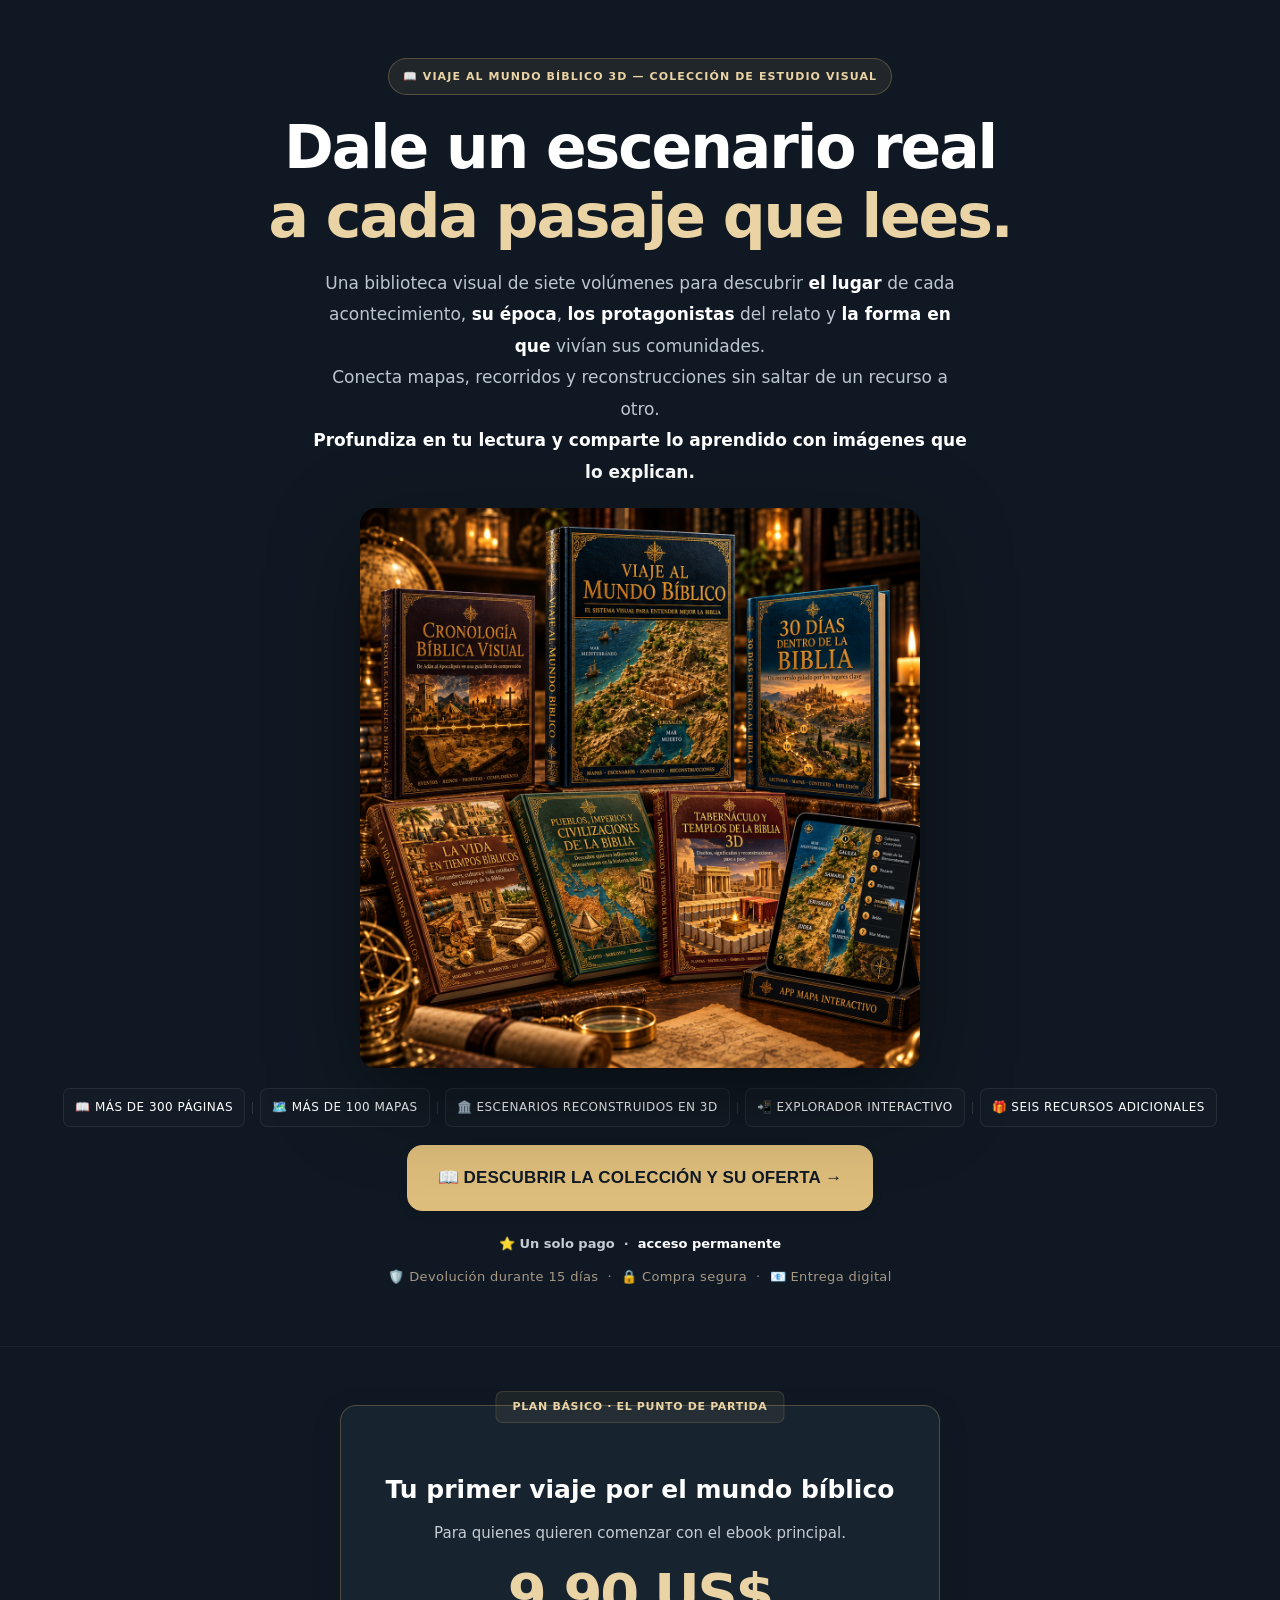
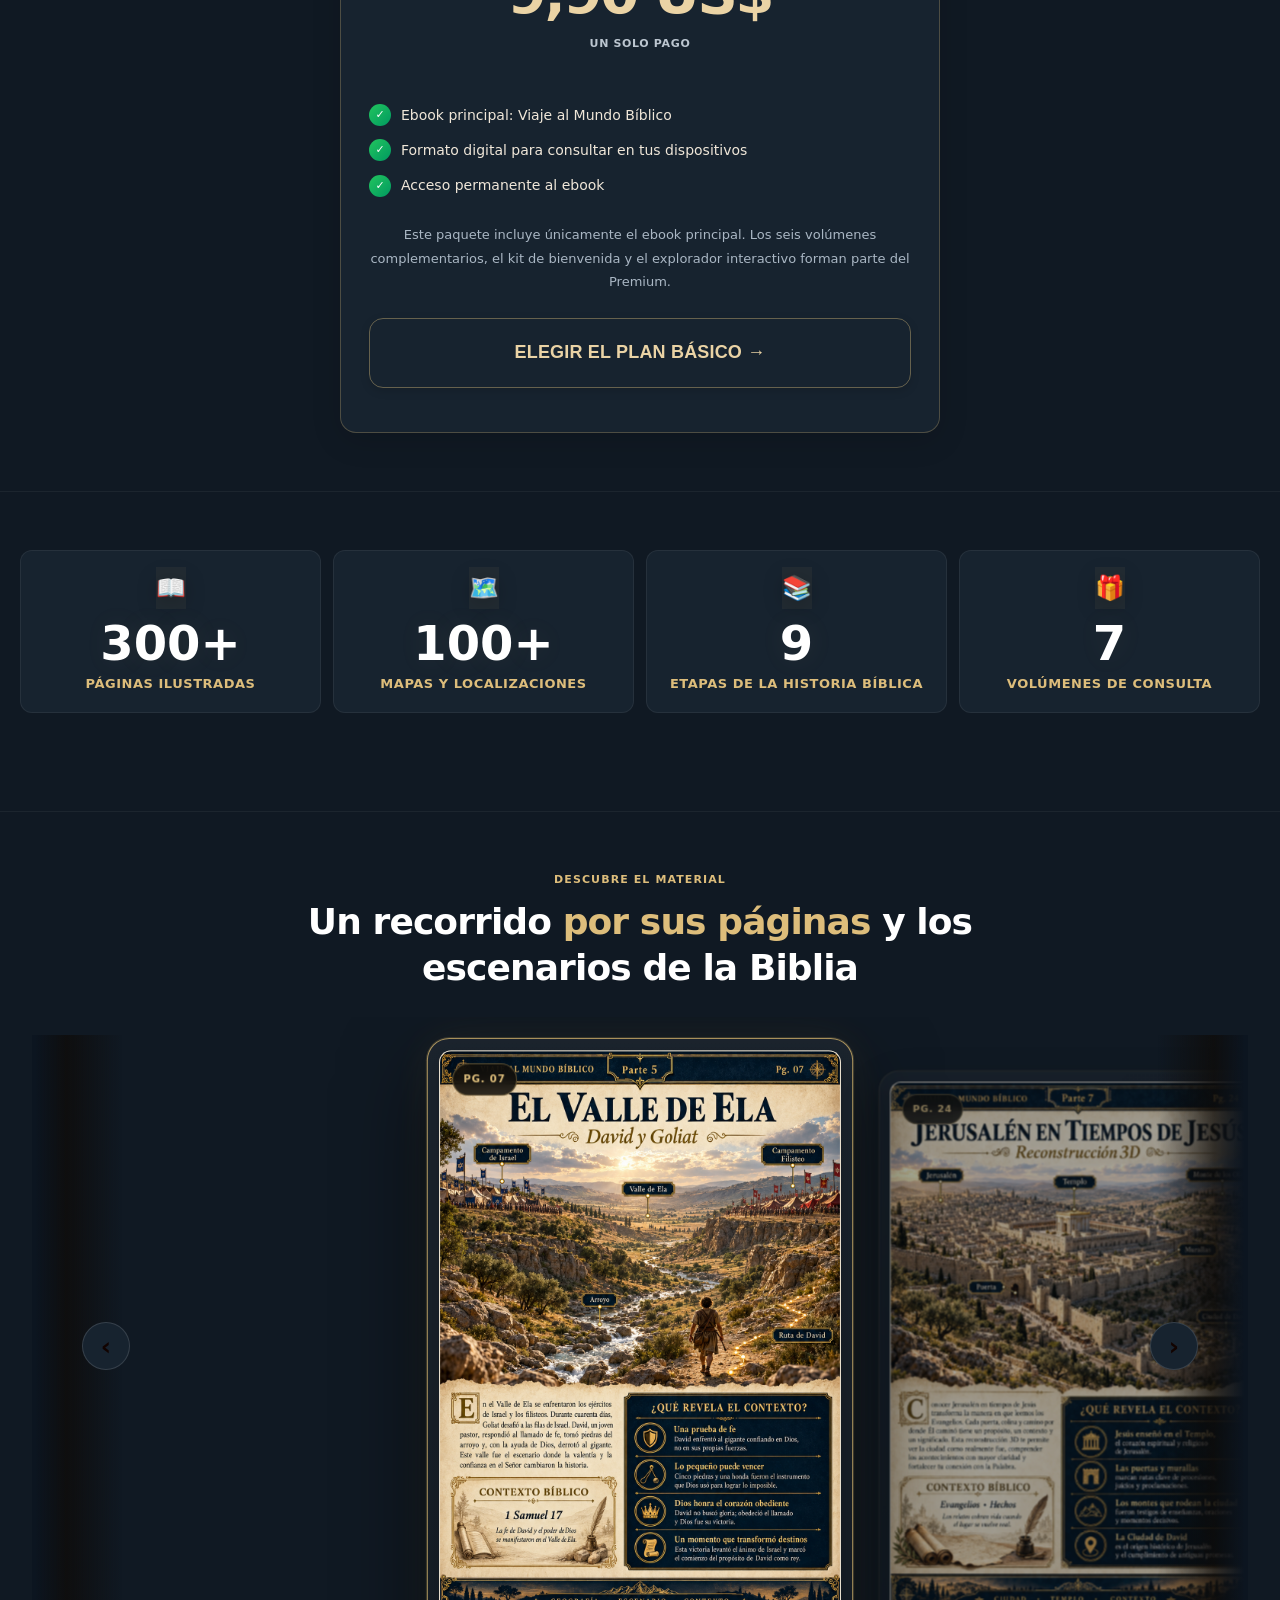
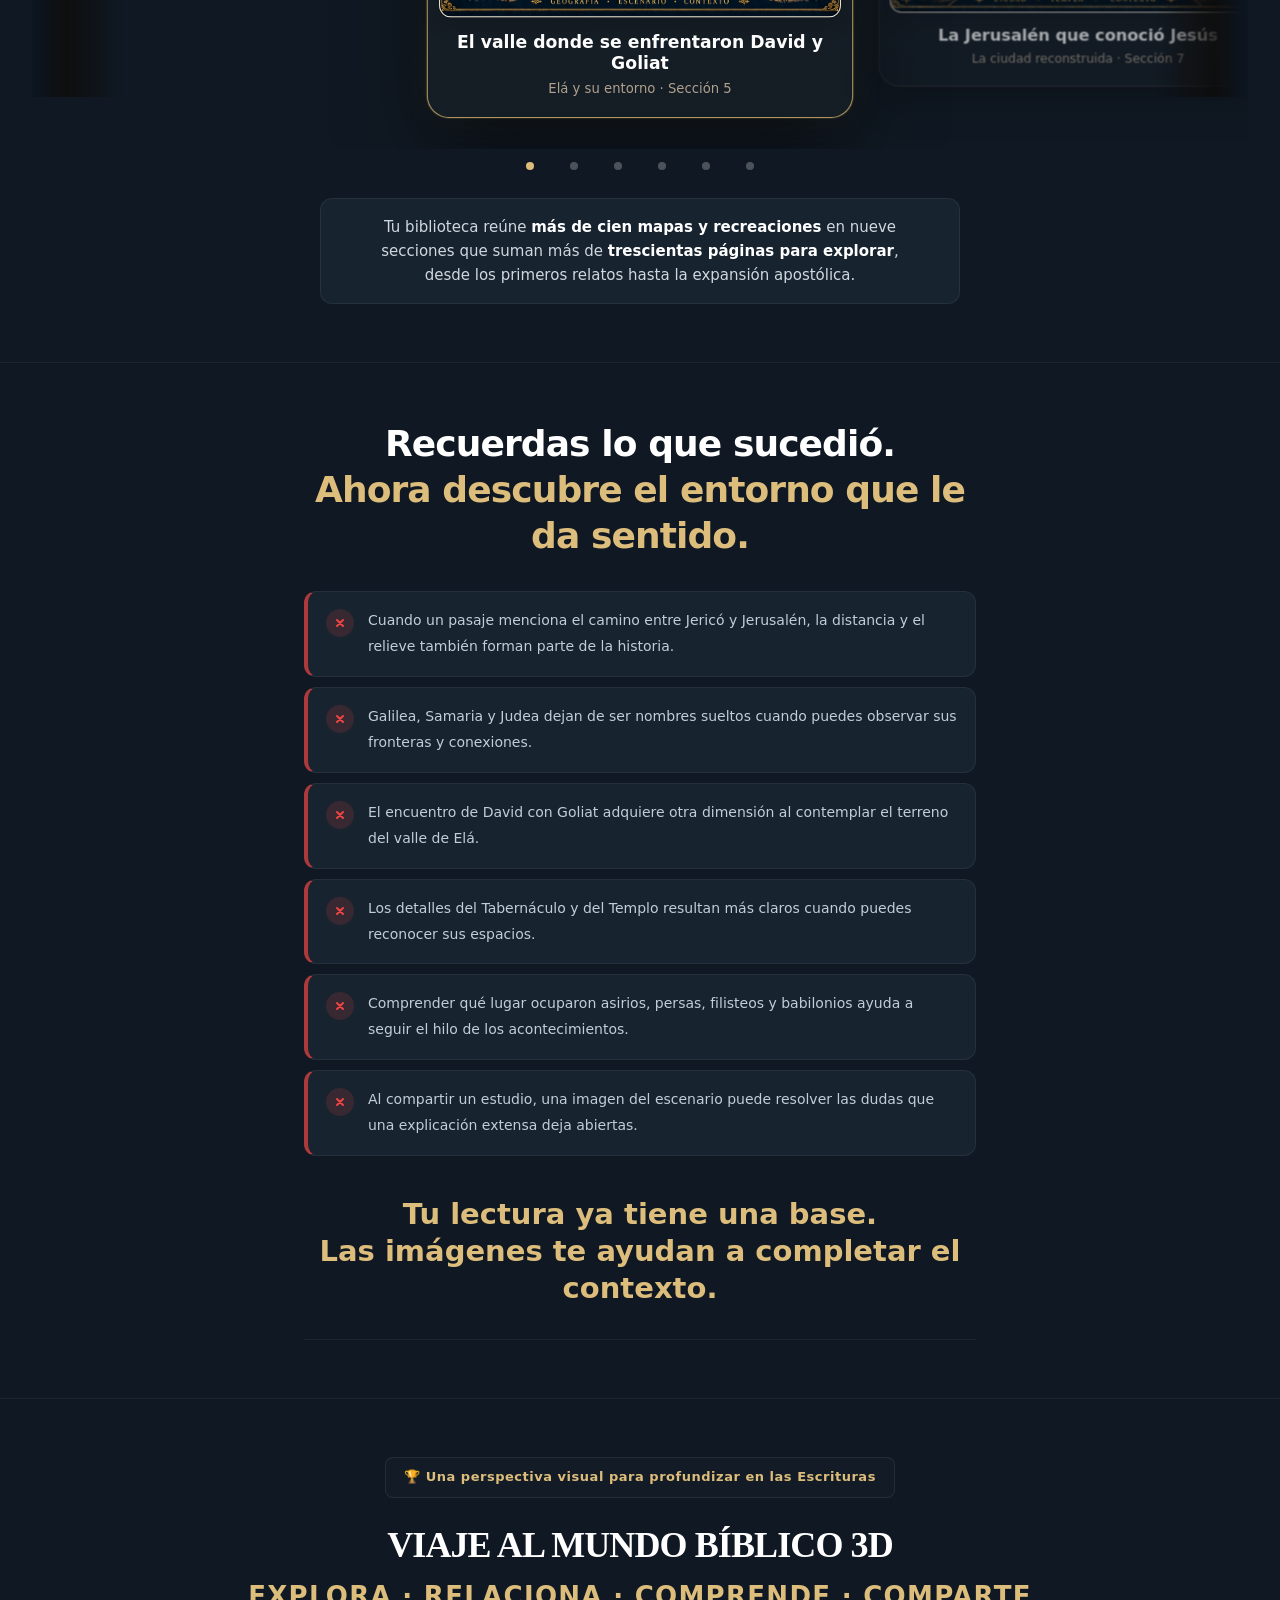
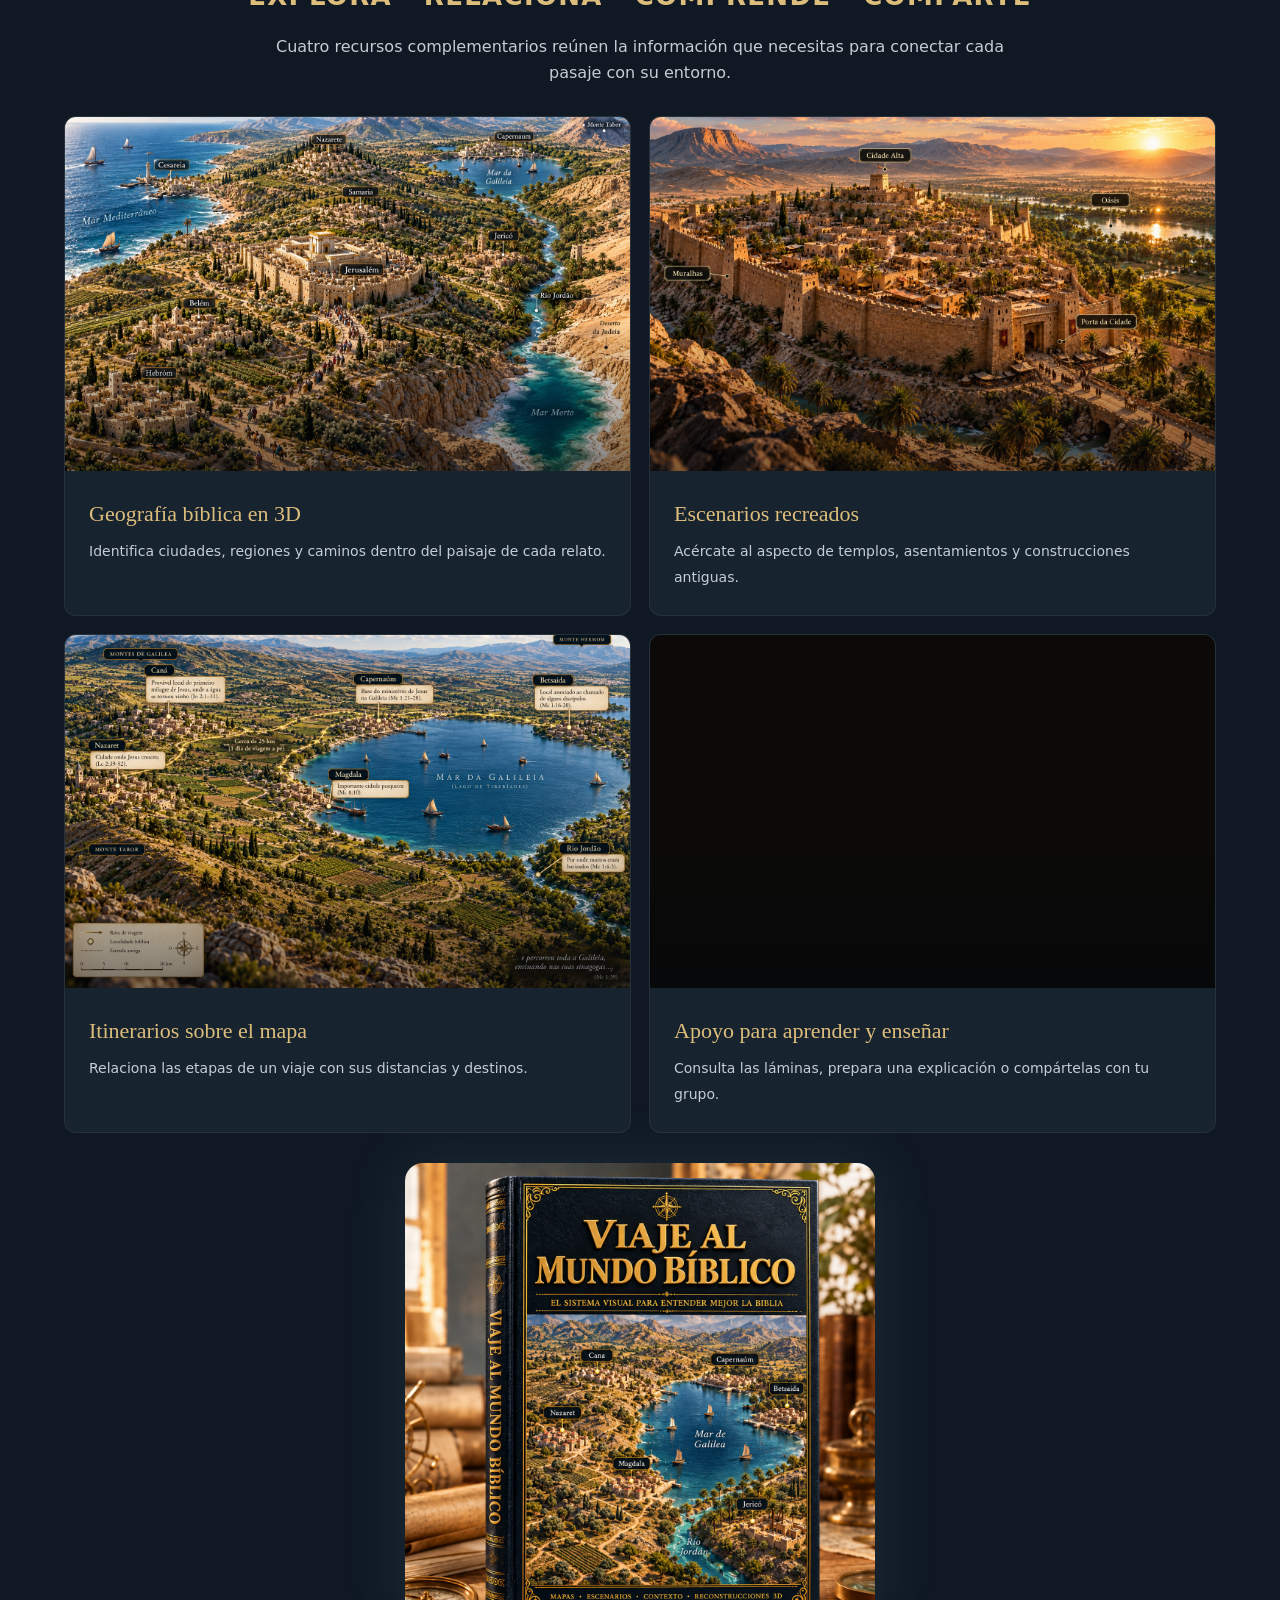
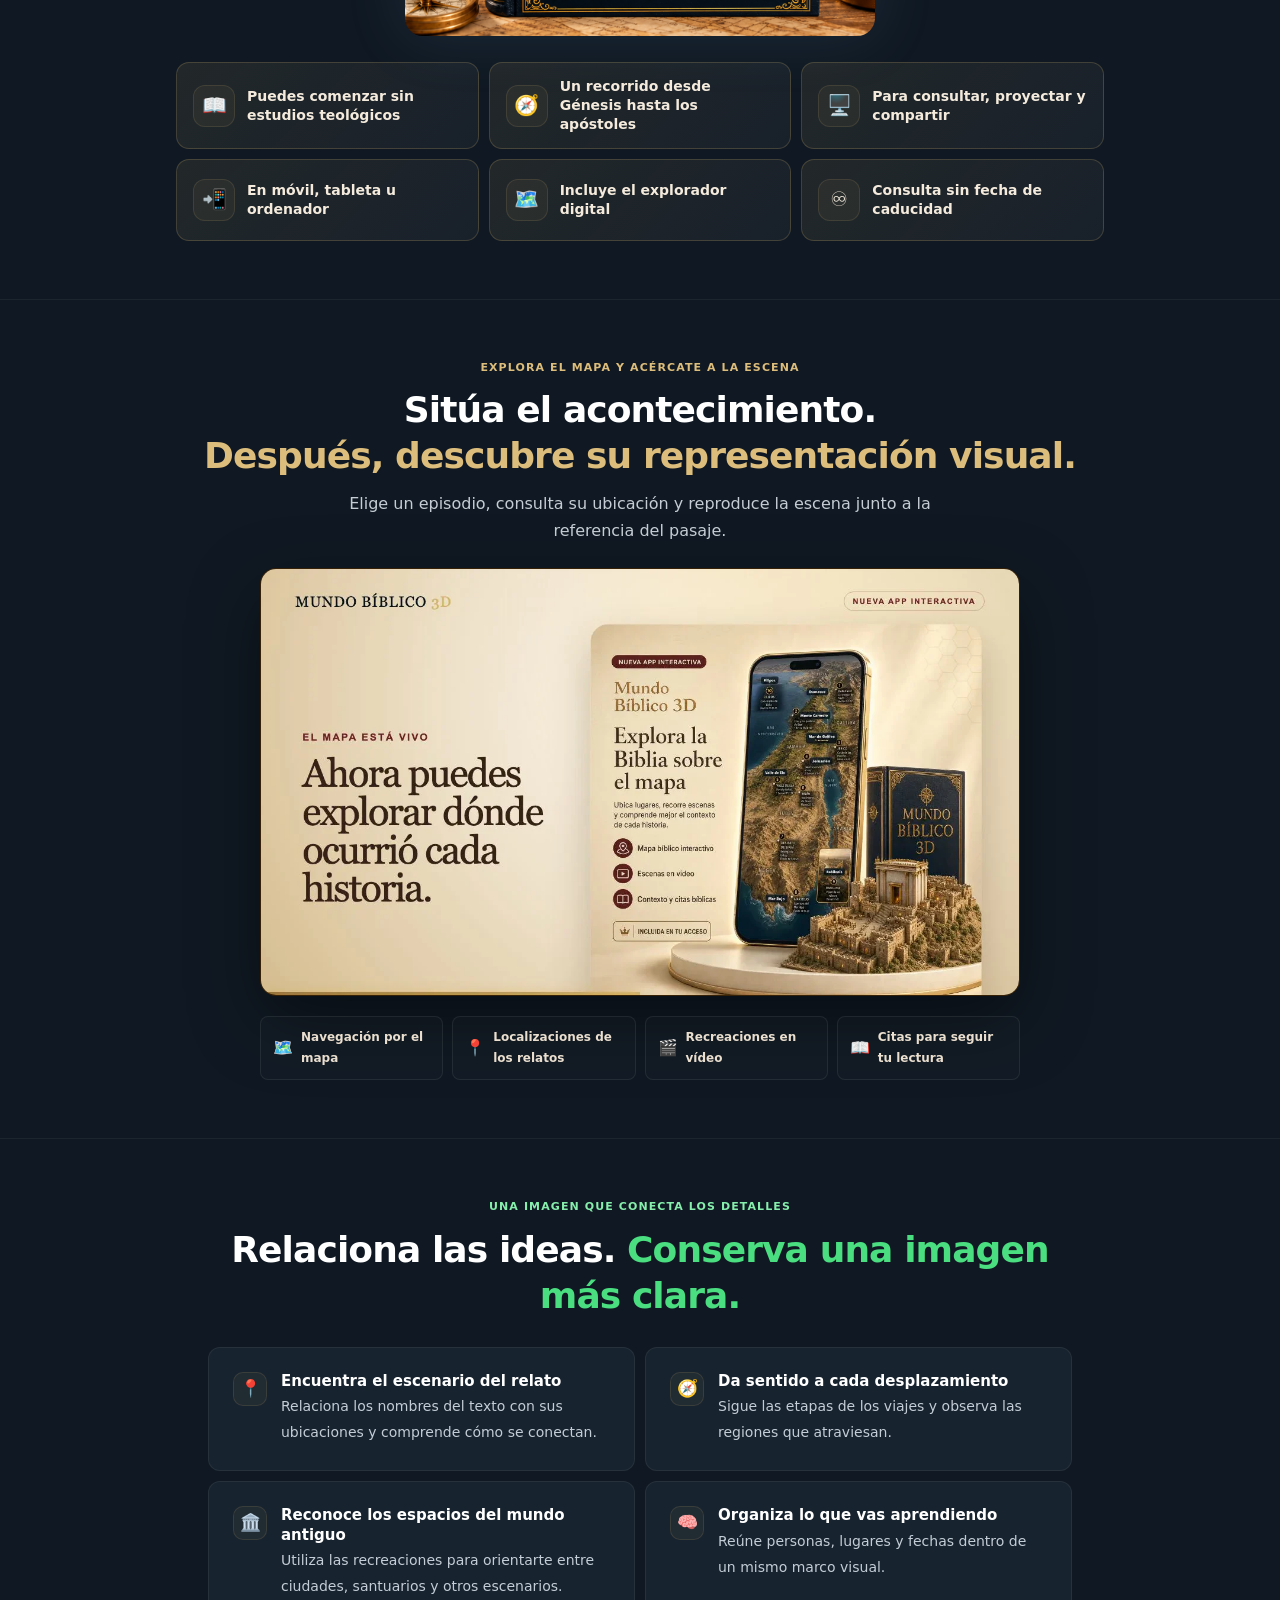
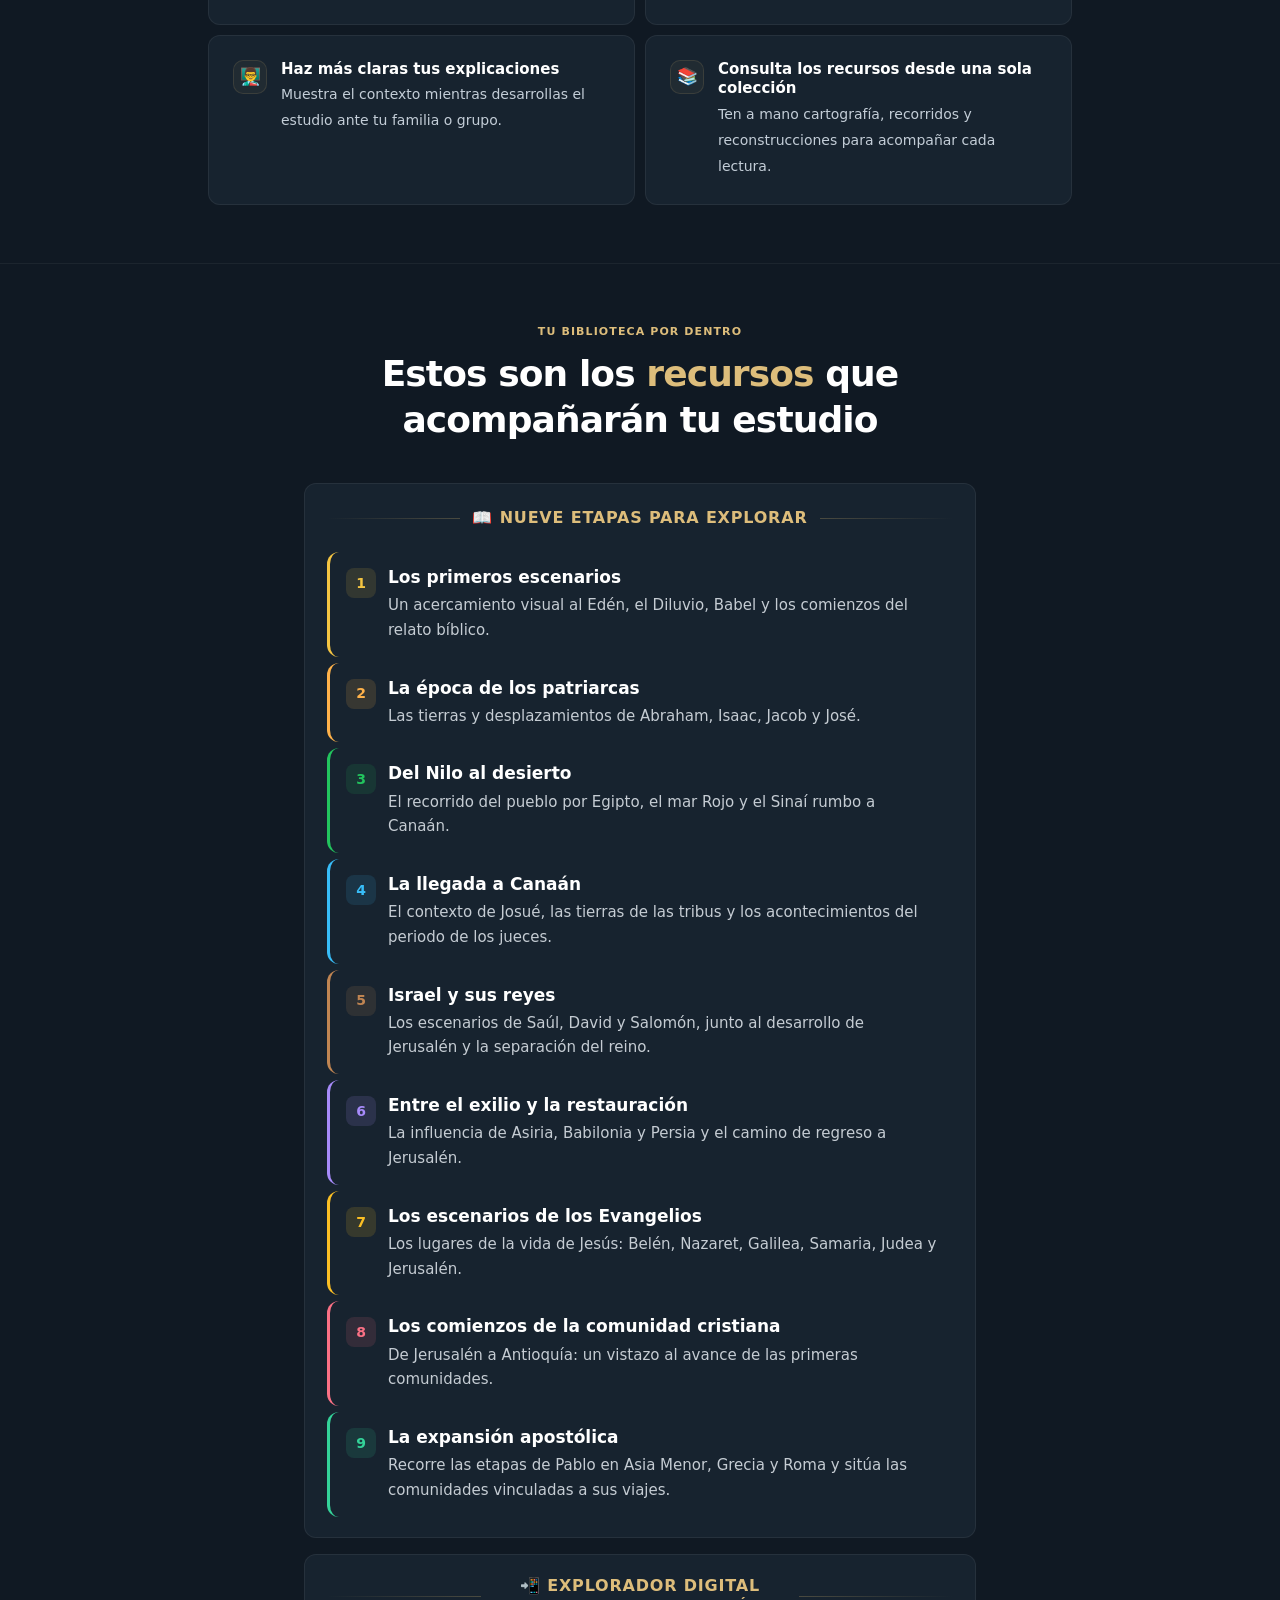
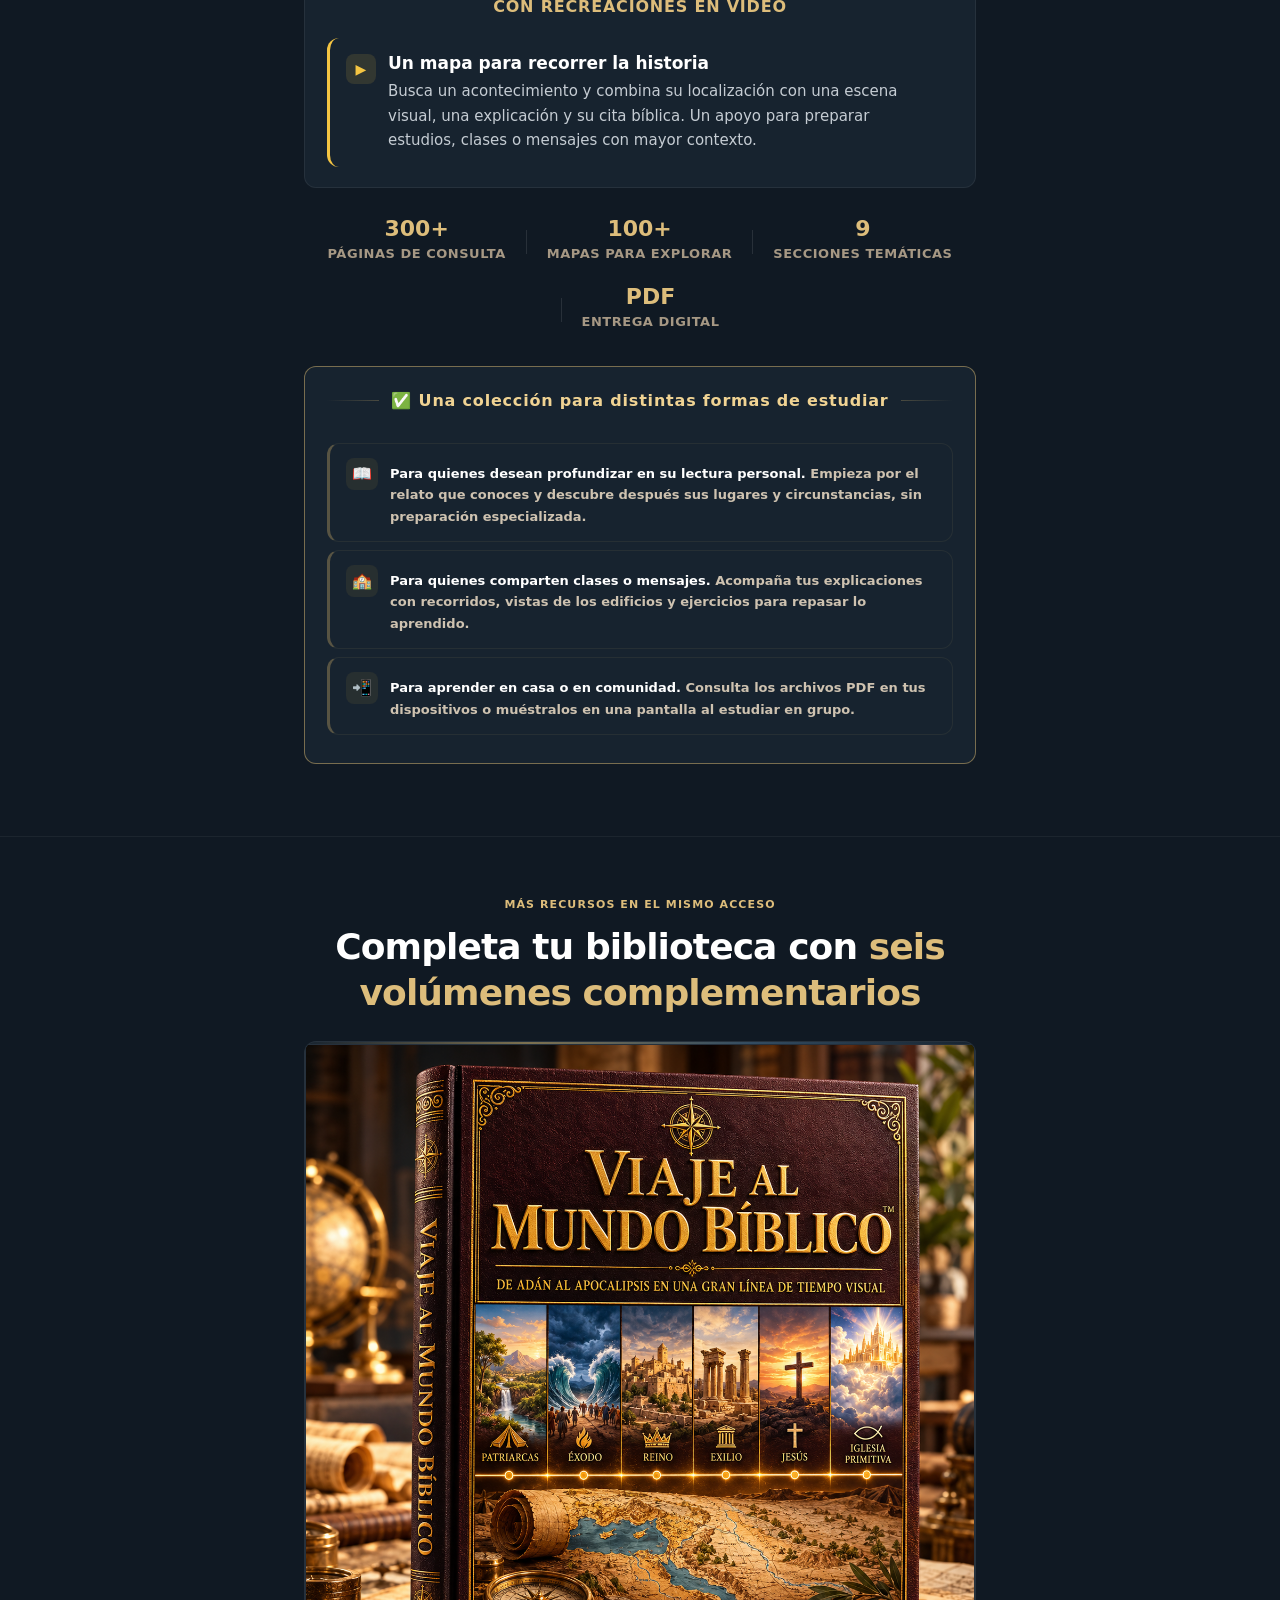
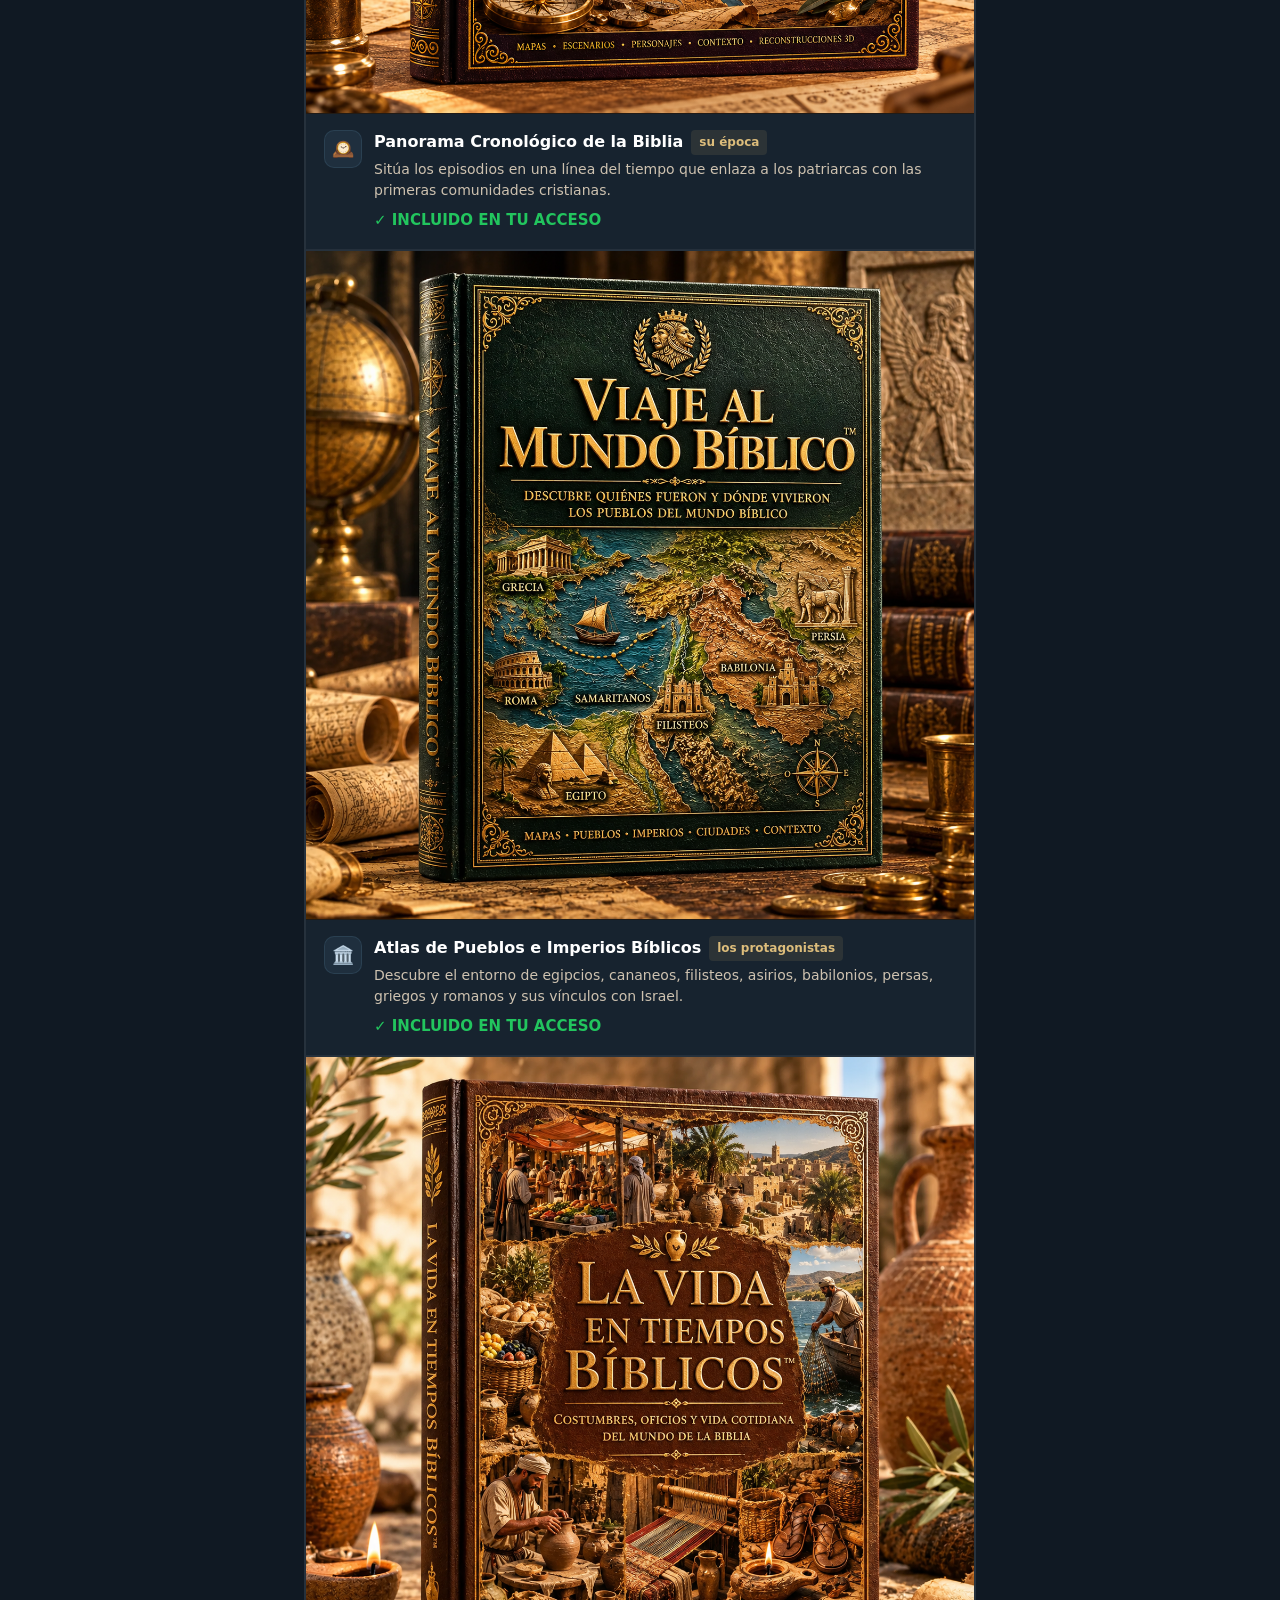
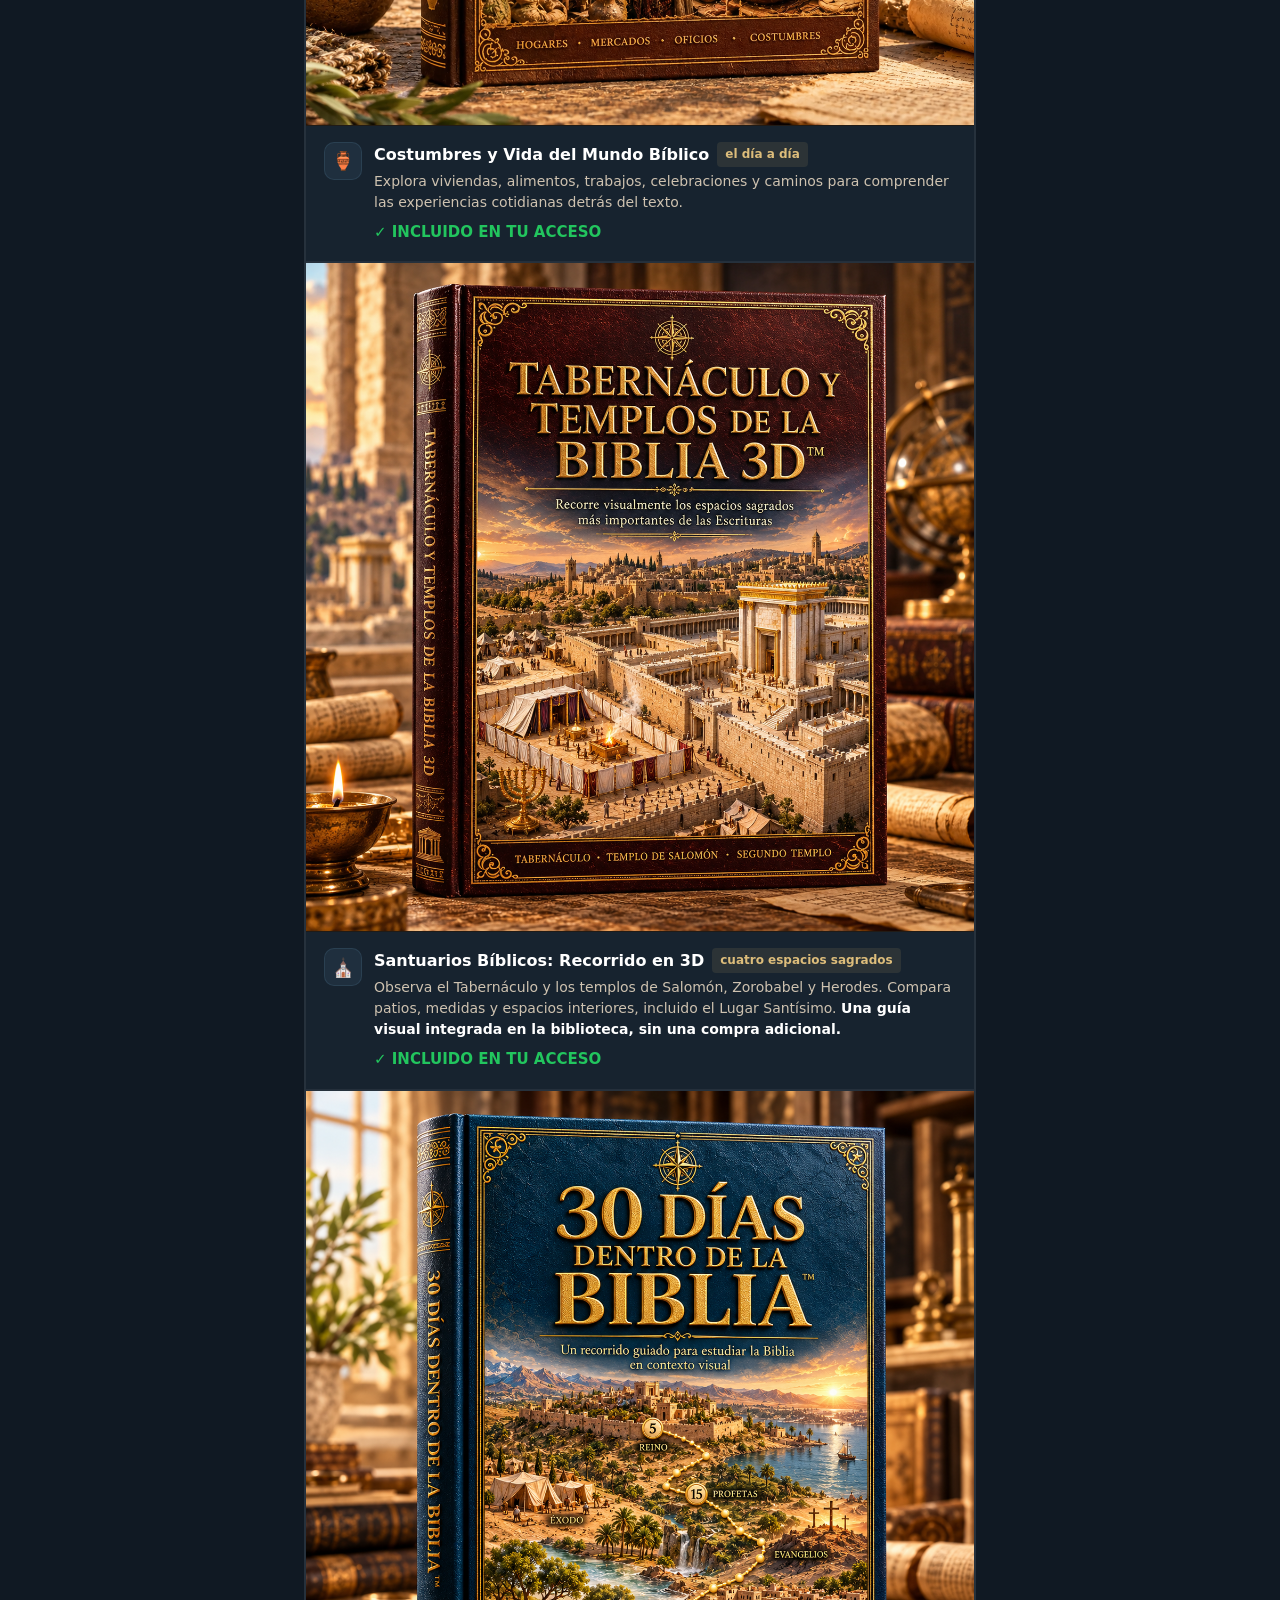
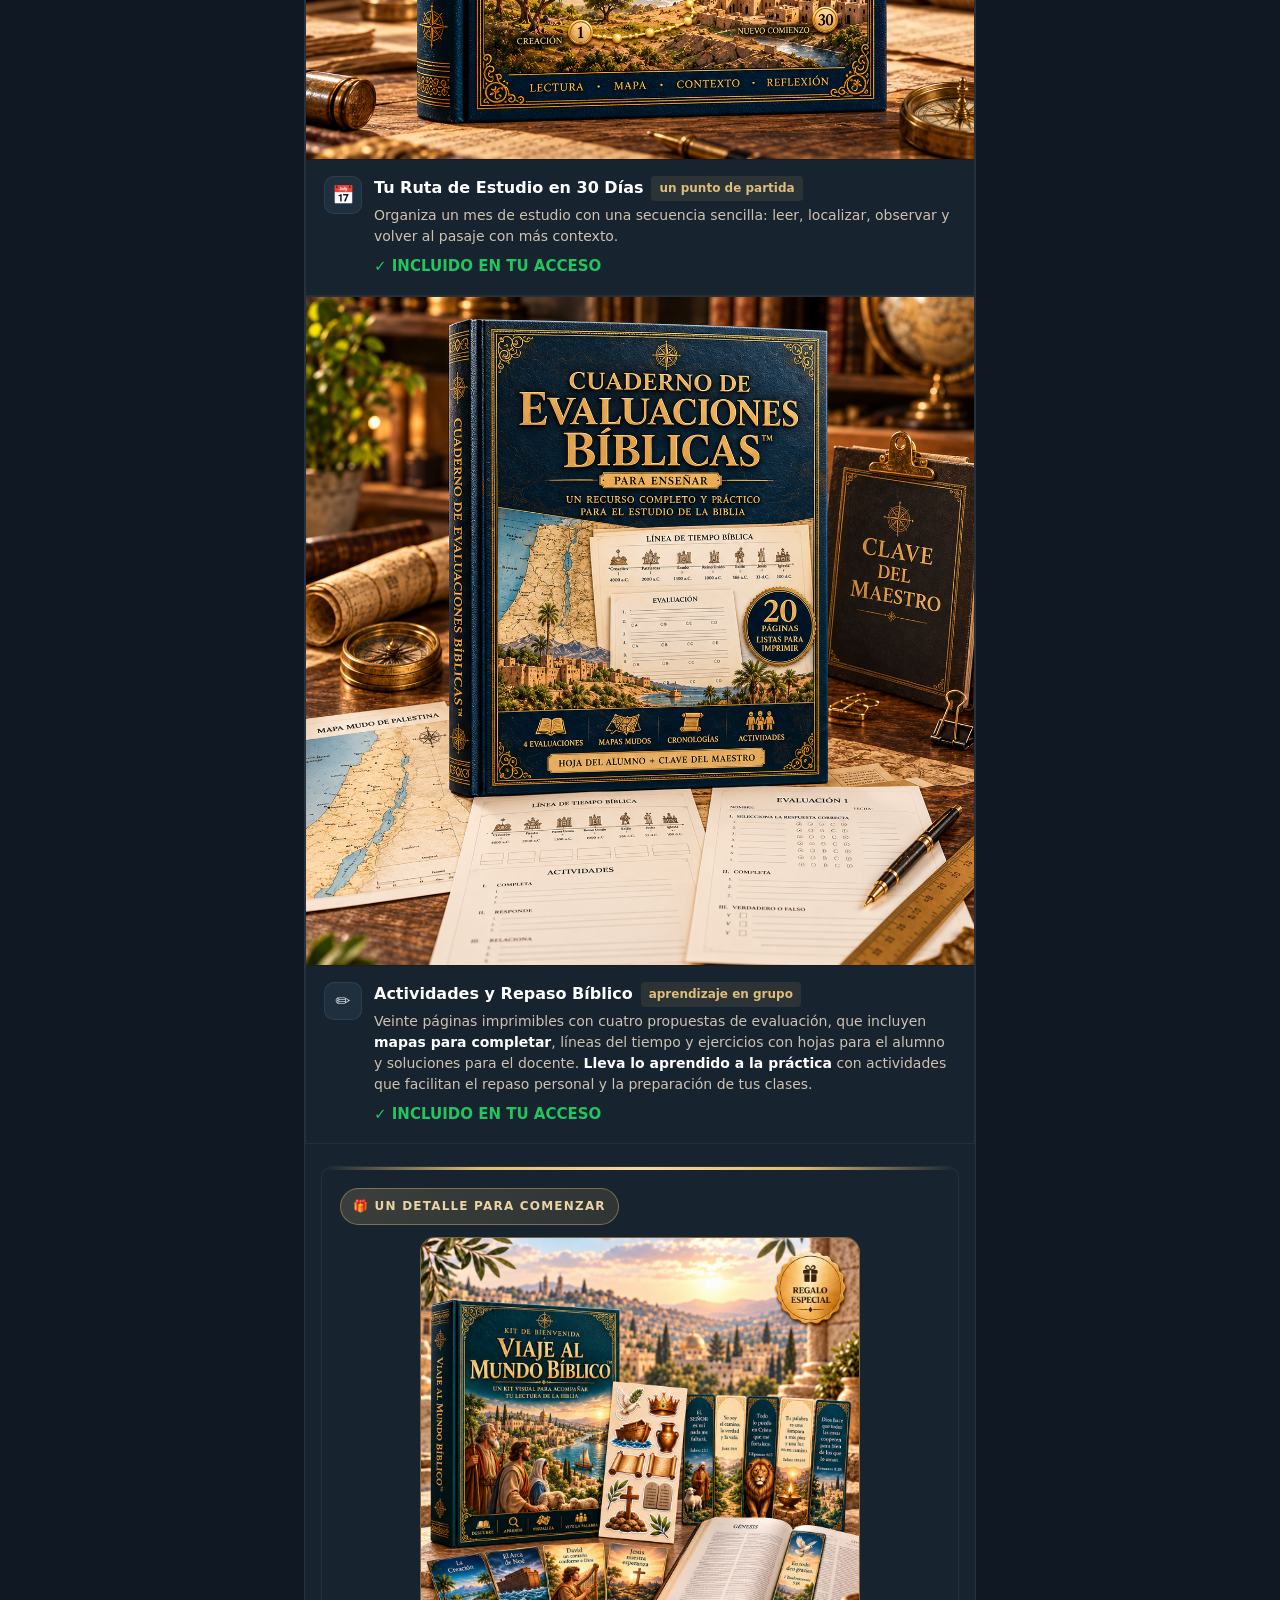
<file: index.html>
<!DOCTYPE html><html lang="es-ES"><head><meta charset="utf-8"><meta name="download_date" content="2026-10-14T22:09:22.698Z"/><meta name="viewport" content="width=device-width, initial-scale=1.0"><meta name="description" content="Sitúa cada relato en su entorno con mapas, itinerarios y recreaciones tridimensionales."><title>Viaje al Mundo Bíblico 3D | Descubre el escenario de cada relato</title><link rel="stylesheet" href="styles.css"><!-- Meta Pixel Code -->
<script>
!function(f,b,e,v,n,t,s)
{if(f.fbq)return;n=f.fbq=function(){n.callMethod?
n.callMethod.apply(n,arguments):n.queue.push(arguments)};
if(!f._fbq)f._fbq=n;n.push=n;n.loaded=!0;n.version='2.0';
n.queue=[];t=b.createElement(e);t.async=!0;
t.src=v;s=b.getElementsByTagName(e)[0];
s.parentNode.insertBefore(t,s)}(window, document,'script',
'https://connect.facebook.net/en_US/fbevents.js');
fbq('init', '1835494877487900');
fbq('track', 'PageView');
</script>
<!-- End Meta Pixel Code -->
</head><body class="" data-template-style="custom_html" data-astro-cid-jfvjk4zr="" style="--storePrimary: #1e293b;--storeSecondary: #f8fafc;--storeAccent: #f59e0b;">
<noscript><img height="1" width="1" style="display:none"
src="https://www.facebook.com/tr?id=1835494877487900&ev=PageView&noscript=1"
/></noscript>
<img loading="lazy" decoding="async" height="1" width="1" style="display:none; --storePrimary: #1e293b;--storeSecondary: #f8fafc;--storeAccent: #f59e0b;" src="data:text/plain;base64," data-astro-cid-jfvjk4zr="">

   



<meta charset="UTF-8">
<meta name="viewport" content="width=device-width, initial-scale=1.0">

<meta name="description" content="Siete volúmenes de consulta con cartografía, escenarios, cronologías y propuestas de estudio.">
<meta property="og:title" content="Viaje al Mundo Bíblico 3D — Una nueva perspectiva para tu estudio">
<meta property="og:description" content="Descubre el entorno y encuentra nuevas conexiones en el texto.">
<meta property="og:type" content="website">







<section class="hero">
  <div class="hero-glow"></div>
  <p class="hero-kicker">📖 VIAJE AL MUNDO BÍBLICO 3D — COLECCIÓN DE ESTUDIO VISUAL</p>
  <h1>Dale un escenario real<br><span>a cada pasaje que lees.</span></h1>
  <p class="hero-sub">
    Una biblioteca visual de siete volúmenes para descubrir <strong>el lugar</strong> de cada acontecimiento, <strong>su época</strong>,
    <strong>los protagonistas</strong> del relato y <strong>la forma en que</strong> vivían sus comunidades.<br>
    Conecta mapas, recorridos y reconstrucciones sin saltar de un recurso a otro.<br>
    <strong>Profundiza en tu lectura y comparte lo aprendido con imágenes que lo explican.</strong>
  </p>
  <div class="hero-img-wrap">
    <img decoding="async" src="imagem-01.png" alt="Viaje al Mundo Bíblico 3D — biblioteca visual para estudiar las Escrituras" loading="eager" fetchpriority="high" width="1254" height="1254">
  </div>
  
  <div class="hero-pills">
    <span>📖 Más de 300 páginas</span><span class="div"></span>
    <span>🗺️ Más de 100 mapas</span><span class="div"></span>
    <span>🏛️ Escenarios reconstruidos en 3D</span><span class="div"></span>
    <span>📲 Explorador interactivo</span><span class="div"></span>
    <span>🎁 Seis recursos adicionales</span>
  </div>
  <a href="#comprar" class="btn-pulse"><span>📖 DESCUBRIR LA COLECCIÓN Y SU OFERTA →</span></a>
  <p class="hero-social" style="margin-top:.75rem">⭐ Un solo pago &nbsp;·&nbsp; <strong>acceso permanente</strong></p>
  <p class="hero-trust">🛡️ Devolución durante 15 días &nbsp;·&nbsp; 🔒 Compra segura &nbsp;·&nbsp; 📧 Entrega digital</p>
</section>
<hr class="sep">

<section class="compra-sec basic-offer-sec" id="oferta-basica" aria-label="Plan Básico">
  <div class="compra-inner" data-basic-offer></div>
</section>
<hr class="sep">

<section class="stats-sec stats-dynamic" id="stats-dynamic">
  <div class="stats-glow"></div>
  <div class="stats-inner">
    <div class="stats-grid">
      <div class="stat-card stat-counter-card">
        <div class="stat-icon">📖</div>
        <div class="stat-num counter-num" data-target="300" data-suffix="+">0</div>
        <div class="stat-lbl">páginas ilustradas</div>
      </div>
      <div class="stat-card stat-counter-card">
        <div class="stat-icon">🗺️</div>
        <div class="stat-num counter-num" data-target="100" data-suffix="+">0</div>
        <div class="stat-lbl">mapas y localizaciones</div>
      </div>
      <div class="stat-card stat-counter-card">
        <div class="stat-icon">📚</div>
        <div class="stat-num counter-num" data-target="9" data-suffix="">0</div>
        <div class="stat-lbl">etapas de la historia bíblica</div>
      </div>
      <div class="stat-card stat-counter-card">
        <div class="stat-icon">🎁</div>
        <div class="stat-num counter-num" data-target="7" data-suffix="">0</div>
        <div class="stat-lbl">volúmenes de consulta</div>
      </div>
    </div>
  </div>
</section>
<hr class="sep">

<section class="preview-showcase-sec" id="vista-previa">
  <div class="preview-showcase-inner">
    <div class="preview-showcase-head">
      <p class="dentro-kicker">DESCUBRE EL MATERIAL</p>
      <h2>Un recorrido <span>por sus páginas</span> y los escenarios de la Biblia</h2>
     
    </div>

    <div class="preview-stage" id="preview-stage" aria-label="Viaje al Mundo Bíblico 3D carrusel de vistas del material">
      <button class="preview-arrow preview-arrow--prev" id="preview-prev" type="button" aria-label="Página anterior">‹</button>
      <div class="preview-viewport" id="preview-viewport">
        <div class="preview-track" id="preview-track">

          <article class="preview-slide is-active">
            <div class="preview-page">
              <span class="preview-page-badge">PG. 07</span>
              <img decoding="async" src="imagem-02.png" alt="Viaje al Mundo Bíblico 3D — biblioteca visual para estudiar las Escrituras" loading="lazy" width="1060" height="1484">
            </div>
            <div class="preview-caption"><h3>El valle donde se enfrentaron David y Goliat</h3><p>Elá y su entorno · Sección 5</p></div>
          </article>

          <article class="preview-slide is-near">
            <div class="preview-page">
              <span class="preview-page-badge">PG. 24</span>
              <img decoding="async" src="imagem-03.png" alt="Viaje al Mundo Bíblico 3D — biblioteca visual para estudiar las Escrituras" loading="lazy" width="1060" height="1484">
            </div>
            <div class="preview-caption"><h3>La Jerusalén que conoció Jesús</h3><p>La ciudad reconstruida · Sección 7</p></div>
          </article>

          <article class="preview-slide">
            <div class="preview-page">
              <span class="preview-page-badge">PG. 41</span>
              <img decoding="async" src="imagem-04.png" alt="Viaje al Mundo Bíblico 3D — biblioteca visual para estudiar las Escrituras" loading="lazy" width="1060" height="1484">
            </div>
            <div class="preview-caption"><h3>Tras las huellas del Éxodo</h3><p>Del territorio egipcio al Sinaí · Sección 3</p></div>
          </article>

          <article class="preview-slide">
            <div class="preview-page">
              <span class="preview-page-badge">PG. 58</span>
              <img decoding="async" src="imagem-05.png" alt="Viaje al Mundo Bíblico 3D — biblioteca visual para estudiar las Escrituras" loading="lazy" width="1060" height="1484">
            </div>
            <div class="preview-caption"><h3>El santuario que acompañó al pueblo</h3><p>Interior del Tabernáculo · Sección 3</p></div>
          </article>

          <article class="preview-slide">
            <div class="preview-page">
              <span class="preview-page-badge">PG. 76</span>
              <img decoding="async" src="imagem-06.png" alt="Viaje al Mundo Bíblico 3D — biblioteca visual para estudiar las Escrituras" loading="lazy" width="1060" height="1484">
            </div>
            <div class="preview-caption"><h3>El territorio de las tribus de Israel</h3><p>Distribución de la tierra · Sección 4</p></div>
          </article>

          <article class="preview-slide is-near">
            <div class="preview-page">
              <span class="preview-page-badge">PG. 93</span>
              <img decoding="async" src="imagem-07.png" alt="Viaje al Mundo Bíblico 3D — biblioteca visual para estudiar las Escrituras" loading="lazy" width="1060" height="1484">
            </div>
            <div class="preview-caption"><h3>Siguiendo el recorrido de Pablo</h3><p>De Asia Menor a Grecia · Sección 9</p></div>
          </article>

        </div>
      </div>
      <button class="preview-arrow preview-arrow--next" id="preview-next" type="button" aria-label="Página siguiente">›</button>
    </div>

    <div class="preview-dots" id="preview-dots" aria-label="Navegación de las vistas"><button type="button" class="preview-dot is-active" aria-label="Mostrar página 1"></button><button type="button" class="preview-dot" aria-label="Mostrar página 2"></button><button type="button" class="preview-dot" aria-label="Mostrar página 3"></button><button type="button" class="preview-dot" aria-label="Mostrar página 4"></button><button type="button" class="preview-dot" aria-label="Mostrar página 5"></button><button type="button" class="preview-dot" aria-label="Mostrar página 6"></button></div>

    <div class="dentro-nota preview-note">
      <p>Tu biblioteca reúne <strong>más de cien mapas y recreaciones</strong> en nueve secciones que suman más de <strong>trescientas páginas para explorar</strong>, desde los primeros relatos hasta la expansión apostólica.</p>
    </div>
  </div>
</section>
<hr class="sep">

<section class="prob-sec">
  <div class="prob-inner">
    <div class="sec-head">
      <h2>Recuerdas lo que sucedió.<br><span>Ahora descubre el entorno que le da sentido.</span></h2>
    </div>
    <div class="prob-list">
      <div class="prob-item">
        <span class="prob-x"><svg width="12" height="12" viewBox="0 0 12 12" fill="none"><path d="M9 3L3 9M3 3L9 9" stroke="#EF4444" stroke-width="2" stroke-linecap="round"></path></svg></span>
        <p class="prob-txt">Cuando un pasaje menciona el camino entre Jericó y Jerusalén, la distancia y el relieve también forman parte de la historia.</p>
      </div>
      <div class="prob-item">
        <span class="prob-x"><svg width="12" height="12" viewBox="0 0 12 12" fill="none"><path d="M9 3L3 9M3 3L9 9" stroke="#EF4444" stroke-width="2" stroke-linecap="round"></path></svg></span>
        <p class="prob-txt">Galilea, Samaria y Judea dejan de ser nombres sueltos cuando puedes observar sus fronteras y conexiones.</p>
      </div>
      <div class="prob-item">
        <span class="prob-x"><svg width="12" height="12" viewBox="0 0 12 12" fill="none"><path d="M9 3L3 9M3 3L9 9" stroke="#EF4444" stroke-width="2" stroke-linecap="round"></path></svg></span>
        <p class="prob-txt">El encuentro de David con Goliat adquiere otra dimensión al contemplar el terreno del valle de Elá.</p>
      </div>
      <div class="prob-item">
        <span class="prob-x"><svg width="12" height="12" viewBox="0 0 12 12" fill="none"><path d="M9 3L3 9M3 3L9 9" stroke="#EF4444" stroke-width="2" stroke-linecap="round"></path></svg></span>
        <p class="prob-txt">Los detalles del Tabernáculo y del Templo resultan más claros cuando puedes reconocer sus espacios.</p>
      </div>
      <div class="prob-item">
        <span class="prob-x"><svg width="12" height="12" viewBox="0 0 12 12" fill="none"><path d="M9 3L3 9M3 3L9 9" stroke="#EF4444" stroke-width="2" stroke-linecap="round"></path></svg></span>
        <p class="prob-txt">Comprender qué lugar ocuparon asirios, persas, filisteos y babilonios ayuda a seguir el hilo de los acontecimientos.</p>
      </div>
      <div class="prob-item">
        <span class="prob-x"><svg width="12" height="12" viewBox="0 0 12 12" fill="none"><path d="M9 3L3 9M3 3L9 9" stroke="#EF4444" stroke-width="2" stroke-linecap="round"></path></svg></span>
        <p class="prob-txt">Al compartir un estudio, una imagen del escenario puede resolver las dudas que una explicación extensa deja abiertas.</p>
      </div>
    </div>
    <div class="prob-cta">
      <p>Tu lectura ya tiene una base.<br>Las imágenes te ayudan a completar el contexto.</p>
      <div class="divider"></div>
    </div>
  </div>
</section>
<hr class="sep">

<section class="solucion-sec visual-system-sec">
  <div class="visual-system-inner">
    <div class="badge-pill">🏆 Una perspectiva visual para profundizar en las Escrituras</div>
    <h2>VIAJE AL MUNDO BÍBLICO 3D</h2>
    <h3>Explora · Relaciona · Comprende · Comparte</h3>
    <p class="visual-system-intro">Cuatro recursos complementarios reúnen la información que necesitas para conectar cada pasaje con su entorno.</p>

    <div class="content-visual-grid">
      <article class="content-visual-card">
        <div class="content-visual-img">
          <img decoding="async" src="imagem-08.png" alt="Viaje al Mundo Bíblico 3D — biblioteca visual para estudiar las Escrituras" loading="lazy" width="1536" height="1024">
        </div>
        <div class="content-visual-body"><h4>Geografía bíblica en 3D</h4><p>Identifica ciudades, regiones y caminos dentro del paisaje de cada relato.</p></div>
      </article>

      <article class="content-visual-card">
        <div class="content-visual-img">
          <img decoding="async" src="imagem-09.png" alt="Viaje al Mundo Bíblico 3D — biblioteca visual para estudiar las Escrituras" loading="lazy" width="1536" height="1024">
        </div>
        <div class="content-visual-body"><h4>Escenarios recreados</h4><p>Acércate al aspecto de templos, asentamientos y construcciones antiguas.</p></div>
      </article>

      <article class="content-visual-card">
        <div class="content-visual-img">
          <img decoding="async" src="imagem-10.png" alt="Viaje al Mundo Bíblico 3D — biblioteca visual para estudiar las Escrituras" loading="lazy" width="1536" height="1024">
        </div>
        <div class="content-visual-body"><h4>Itinerarios sobre el mapa</h4><p>Relaciona las etapas de un viaje con sus distancias y destinos.</p></div>
      </article>

      <article class="content-visual-card">
        <div class="content-visual-img">
          <img decoding="async" src="imagem-11.png" alt="Viaje al Mundo Bíblico 3D — biblioteca visual para estudiar las Escrituras" loading="lazy" width="1536" height="1024">
        </div>
        <div class="content-visual-body"><h4>Apoyo para aprender y enseñar</h4><p>Consulta las láminas, prepara una explicación o compártelas con tu grupo.</p></div>
      </article>
    </div>

    <div class="visual-system-mockup">
      <img decoding="async" src="imagem-12.png" alt="Viaje al Mundo Bíblico 3D — biblioteca visual para estudiar las Escrituras" loading="lazy" width="1250" height="1258">
    </div>

    <div class="sol-features visual-system-tags">
      <span class="sol-feat visual-system-tag"><span class="visual-system-tag-icon">📖</span><span>Puedes comenzar sin estudios teológicos</span></span>
      <span class="sol-feat visual-system-tag"><span class="visual-system-tag-icon">🧭</span><span>Un recorrido desde Génesis hasta los apóstoles</span></span>
      <span class="sol-feat visual-system-tag"><span class="visual-system-tag-icon">🖥️</span><span>Para consultar, proyectar y compartir</span></span>
      <span class="sol-feat visual-system-tag"><span class="visual-system-tag-icon">📲</span><span>En móvil, tableta u ordenador</span></span>
      <span class="sol-feat visual-system-tag"><span class="visual-system-tag-icon">🗺️</span><span>Incluye el explorador digital</span></span>
      <span class="sol-feat visual-system-tag"><span class="visual-system-tag-icon">♾️</span><span>Consulta sin fecha de caducidad</span></span>
    </div>
  </div>
</section>
<hr class="sep">

<section class="dentro-sec app-compact-sec">
  <div class="dentro-inner">
    <p class="dentro-kicker">EXPLORA EL MAPA Y ACÉRCATE A LA ESCENA</p>
    <h2>Sitúa el acontecimiento.<br><span>Después, descubre su representación visual.</span></h2>
    <p class="dentro-sub app-compact-copy">Elige un episodio, consulta su ubicación y reproduce la escena junto a la referencia del pasaje.</p>
    <div style="width:100%;max-width:760px;margin:0 auto 20px;border-radius:16px;overflow:hidden;border:1px solid rgba(225,132,22,.22);box-shadow:0 24px 70px rgba(0,0,0,.45);background:#050403">
      <video id="mb-app-demo-video" muted="" loop="" playsinline="" preload="none" disablepictureinpicture="" disableremoteplayback="" controlslist="nodownload noplaybackrate noremoteplayback" tabindex="-1" poster="midia-interactive-poster.webp" aria-label="Viaje al Mundo Bíblico 3D demostración del explorador digital" style="width:100%;aspect-ratio:16/9;display:block;object-fit:cover;background:#000;pointer-events:none">
        <source src="midia-interactive-demo.mp4" type="video/mp4">
        Este navegador no permite reproducir el vídeo.
      </video>
    </div>
    <div class="app-quick-badges" aria-label="Herramientas del mapa">
      <span><b>🗺️</b> Navegación por el mapa</span>
      <span><b>📍</b> Localizaciones de los relatos</span>
      <span><b>🎬</b> Recreaciones en vídeo</span>
      <span><b>📖</b> Citas para seguir tu lectura</span>
    </div>
  </div>
</section>
<hr class="sep">


<section class="benefits-sec">
  <div class="benefits-inner">
    <p class="benefits-kicker">UNA IMAGEN QUE CONECTA LOS DETALLES</p>
    <h2>Relaciona las ideas. <span>Conserva una imagen más clara.</span></h2>

    <div class="benefits-grid">
      <article class="benefit-item">
        <span class="benefit-icon">📍</span>
        <div>
          <h3>Encuentra el escenario del relato</h3>
          <p>Relaciona los nombres del texto con sus ubicaciones y comprende cómo se conectan.</p>
        </div>
      </article>

      <article class="benefit-item">
        <span class="benefit-icon">🧭</span>
        <div>
          <h3>Da sentido a cada desplazamiento</h3>
          <p>Sigue las etapas de los viajes y observa las regiones que atraviesan.</p>
        </div>
      </article>

      <article class="benefit-item">
        <span class="benefit-icon">🏛️</span>
        <div>
          <h3>Reconoce los espacios del mundo antiguo</h3>
          <p>Utiliza las recreaciones para orientarte entre ciudades, santuarios y otros escenarios.</p>
        </div>
      </article>

      <article class="benefit-item">
        <span class="benefit-icon">🧠</span>
        <div>
          <h3>Organiza lo que vas aprendiendo</h3>
          <p>Reúne personas, lugares y fechas dentro de un mismo marco visual.</p>
        </div>
      </article>

      <article class="benefit-item">
        <span class="benefit-icon">👨‍🏫</span>
        <div>
          <h3>Haz más claras tus explicaciones</h3>
          <p>Muestra el contexto mientras desarrollas el estudio ante tu familia o grupo.</p>
        </div>
      </article>

      <article class="benefit-item">
        <span class="benefit-icon">📚</span>
        <div>
          <h3>Consulta los recursos desde una sola colección</h3>
          <p>Ten a mano cartografía, recorridos y reconstrucciones para acompañar cada lectura.</p>
        </div>
      </article>
    </div>
  </div>
</section>
<hr class="sep">


<section class="recibis-sec">
  <div class="recibis-glow"></div>
  <div class="recibis-inner">
    <p class="recibis-kicker">TU BIBLIOTECA POR DENTRO</p>
    <h2>Estos son los <span>recursos</span> que acompañarán tu estudio</h2>
    <div class="tomos-box">
      <div class="tomos-box-title"><h3>📖 NUEVE ETAPAS PARA EXPLORAR</h3></div>
      <div class="tomos-detail">
        <div class="tomo-row" style="border-color:#F5C542">
          <div class="tomo-num-badge" style="background:rgba(245,197,66,.12);color:#F5C542">1</div>
          <div class="tomo-row-content"><p>Los primeros escenarios</p>
            <p>Un acercamiento visual al Edén, el Diluvio, Babel y los comienzos del relato bíblico.</p></div>
        </div>
        <div class="tomo-row" style="border-color:#FFB24A">
          <div class="tomo-num-badge" style="background:rgba(255,178,74,.14);color:#FFB24A">2</div>
          <div class="tomo-row-content"><p>La época de los patriarcas</p>
            <p>Las tierras y desplazamientos de Abraham, Isaac, Jacob y José.</p></div>
        </div>
        <div class="tomo-row" style="border-color:#22C55E">
          <div class="tomo-num-badge" style="background:rgba(34,197,94,.12);color:#22C55E">3</div>
          <div class="tomo-row-content"><p>Del Nilo al desierto</p>
            <p>El recorrido del pueblo por Egipto, el mar Rojo y el Sinaí rumbo a Canaán.</p></div>
        </div>
        <div class="tomo-row" style="border-color:#38BDF8">
          <div class="tomo-num-badge" style="background:rgba(56,189,248,.12);color:#38BDF8">4</div>
          <div class="tomo-row-content"><p>La llegada a Canaán</p>
            <p>El contexto de Josué, las tierras de las tribus y los acontecimientos del periodo de los jueces.</p></div>
        </div>
        <div class="tomo-row" style="border-color:#C08552">
          <div class="tomo-num-badge" style="background:rgba(192,133,82,.14);color:#C08552">5</div>
          <div class="tomo-row-content"><p>Israel y sus reyes</p>
            <p>Los escenarios de Saúl, David y Salomón, junto al desarrollo de Jerusalén y la separación del reino.</p></div>
        </div>
        <div class="tomo-row" style="border-color:#A78BFA">
          <div class="tomo-num-badge" style="background:rgba(167,139,250,.14);color:#A78BFA">6</div>
          <div class="tomo-row-content"><p>Entre el exilio y la restauración</p>
            <p>La influencia de Asiria, Babilonia y Persia y el camino de regreso a Jerusalén.</p></div>
        </div>
        <div class="tomo-row" style="border-color:#FBBF24">
          <div class="tomo-num-badge" style="background:rgba(251,191,36,.14);color:#FBBF24">7</div>
          <div class="tomo-row-content"><p>Los escenarios de los Evangelios</p>
            <p>Los lugares de la vida de Jesús: Belén, Nazaret, Galilea, Samaria, Judea y Jerusalén.</p></div>
        </div>
        <div class="tomo-row" style="border-color:#FB7185">
          <div class="tomo-num-badge" style="background:rgba(251,113,133,.12);color:#FB7185">8</div>
          <div class="tomo-row-content"><p>Los comienzos de la comunidad cristiana</p>
            <p>De Jerusalén a Antioquía: un vistazo al avance de las primeras comunidades.</p></div>
        </div>
        <div class="tomo-row" style="border-color:#34D399">
          <div class="tomo-num-badge" style="background:rgba(52,211,153,.12);color:#34D399">9</div>
          <div class="tomo-row-content"><p>La expansión apostólica</p>
            <p>Recorre las etapas de Pablo en Asia Menor, Grecia y Roma y sitúa las comunidades vinculadas a sus viajes.</p></div>
        </div>
      </div>
    </div>
    <div class="tomos-box" style="margin-top:1rem">
      <div class="tomos-box-title"><h3 style="white-space:normal;text-align:center;line-height:1.35;overflow-wrap:anywhere">📲 EXPLORADOR DIGITAL<br>CON RECREACIONES EN VÍDEO</h3></div>
      <div class="tomos-detail">
        <div class="tomo-row" style="border-color:#F5C542">
          <div class="tomo-num-badge" style="background:rgba(245,197,66,.12);color:#F5C542">▶</div>
          <div class="tomo-row-content"><p>Un mapa para recorrer la historia</p>
            <p>Busca un acontecimiento y combina su localización con una escena visual, una explicación y su cita bíblica. Un apoyo para preparar estudios, clases o mensajes con mayor contexto.</p></div>
        </div>
      </div>
    </div>
    <div class="tomos-metrics">
      <div class="metric"><p>300+</p><p>páginas de consulta</p></div>
      <div class="div-v"></div>
      <div class="metric"><p>100+</p><p>mapas para explorar</p></div>
      <div class="div-v"></div>
      <div class="metric"><p>9</p><p>secciones temáticas</p></div>
      <div class="div-v"></div>
      <div class="metric"><p>PDF</p><p>entrega digital</p></div>
    </div>
    <div class="tomos-box audience-box" style="margin-top:1rem">
      <div class="tomos-box-title"><h3>✅ Una colección para distintas formas de estudiar</h3></div>
      <div style="display:grid;grid-template-columns:1fr;gap:.5rem;padding:.5rem 0">
        <div class="tomo-row audience-row" style="border-color:transparent">
          <span style="font-size:1rem;flex-shrink:0;width:2rem;height:2rem;border-radius:.5rem;background:rgba(245,197,66,.07);display:flex;align-items:center;justify-content:center">📖</span>
          <div class="tomo-row-content"><p style="font-size:.8125rem;color:#CEC2B0"><b style="color:#fff">Para quienes desean profundizar en su lectura personal.</b> Empieza por el relato que conoces y descubre después sus lugares y circunstancias, sin preparación especializada.</p></div>
        </div>
        <div class="tomo-row audience-row" style="border-color:transparent">
          <span style="font-size:1rem;flex-shrink:0;width:2rem;height:2rem;border-radius:.5rem;background:rgba(245,197,66,.07);display:flex;align-items:center;justify-content:center">🏫</span>
          <div class="tomo-row-content"><p style="font-size:.8125rem;color:#CEC2B0"><b style="color:#fff">Para quienes comparten clases o mensajes.</b> Acompaña tus explicaciones con recorridos, vistas de los edificios y ejercicios para repasar lo aprendido.</p></div>
        </div>
        <div class="tomo-row audience-row" style="border-color:transparent">
          <span style="font-size:1rem;flex-shrink:0;width:2rem;height:2rem;border-radius:.5rem;background:rgba(245,197,66,.07);display:flex;align-items:center;justify-content:center">📲</span>
          <div class="tomo-row-content"><p style="font-size:.8125rem;color:#CEC2B0"><b style="color:#fff">Para aprender en casa o en comunidad.</b> Consulta los archivos PDF en tus dispositivos o muéstralos en una pantalla al estudiar en grupo.</p></div>
        </div>
      </div>
    </div>
  </div>
</section>
<hr class="sep">

<section class="bonos-sec">
  <div class="bonos-inner">
    <p class="bonos-kicker">MÁS RECURSOS EN EL MISMO ACCESO</p>
    <h2>Completa tu biblioteca con <span>seis volúmenes complementarios</span></h2>
    <div class="bonos-box">
      <div class="bonos-box-top"></div>
      <div class="bonos-rows">
        <div class="bono-row">
          <div class="bono-row-img"><img decoding="async" src="imagem-13.png" alt="Viaje al Mundo Bíblico 3D — biblioteca visual para estudiar las Escrituras" loading="lazy" width="1254" height="1254"></div>
          <div class="bono-row-body">
            <div class="bono-row-icon">🕰️</div>
            <div class="bono-row-texts">
              <div class="bono-row-name"><h3>Panorama Cronológico de la Biblia</h3><span class="bono-qty">su época</span></div>
              <p style="color:#CEC2B0;font-size:14px;margin-top:4px;line-height:1.5">Sitúa los episodios en una línea del tiempo que enlaza a los patriarcas con las primeras comunidades cristianas.</p>
              <div class="bono-precio-wrap"><span class="bono-precio-gratis">✓ INCLUIDO EN TU ACCESO</span></div>
            </div>
          </div>
        </div>
        <div class="bono-row">
          <div class="bono-row-img"><img decoding="async" src="imagem-14.png" alt="Viaje al Mundo Bíblico 3D — biblioteca visual para estudiar las Escrituras" loading="lazy" width="1254" height="1254"></div>
          <div class="bono-row-body">
            <div class="bono-row-icon">🏛️</div>
            <div class="bono-row-texts">
              <div class="bono-row-name"><h3>Atlas de Pueblos e Imperios Bíblicos</h3><span class="bono-qty">los protagonistas</span></div>
              <p style="color:#CEC2B0;font-size:14px;margin-top:4px;line-height:1.5">Descubre el entorno de egipcios, cananeos, filisteos, asirios, babilonios, persas, griegos y romanos y sus vínculos con Israel.</p>
              <div class="bono-precio-wrap"><span class="bono-precio-gratis">✓ INCLUIDO EN TU ACCESO</span></div>
            </div>
          </div>
        </div>
        <div class="bono-row">
          <div class="bono-row-img"><img decoding="async" src="imagem-15.png" alt="Viaje al Mundo Bíblico 3D — biblioteca visual para estudiar las Escrituras" loading="lazy" width="1254" height="1254"></div>
          <div class="bono-row-body">
            <div class="bono-row-icon">🏺</div>
            <div class="bono-row-texts">
              <div class="bono-row-name"><h3>Costumbres y Vida del Mundo Bíblico</h3><span class="bono-qty">el día a día</span></div>
              <p style="color:#CEC2B0;font-size:14px;margin-top:4px;line-height:1.5">Explora viviendas, alimentos, trabajos, celebraciones y caminos para comprender las experiencias cotidianas detrás del texto.</p>
              <div class="bono-precio-wrap"><span class="bono-precio-gratis">✓ INCLUIDO EN TU ACCESO</span></div>
            </div>
          </div>
        </div>
        <div class="bono-row">
          <div class="bono-row-img"><img decoding="async" src="imagem-16.png" alt="Viaje al Mundo Bíblico 3D — biblioteca visual para estudiar las Escrituras" loading="lazy" width="1254" height="1254"></div>
          <div class="bono-row-body">
            <div class="bono-row-icon">⛪</div>
            <div class="bono-row-texts">
              <div class="bono-row-name"><h3>Santuarios Bíblicos: Recorrido en 3D</h3><span class="bono-qty">cuatro espacios sagrados</span></div>
              <p style="color:#CEC2B0;font-size:14px;margin-top:4px;line-height:1.5">Observa el Tabernáculo y los templos de Salomón, Zorobabel y Herodes. Compara patios, medidas y espacios interiores, incluido el Lugar Santísimo. <b style="color:#fff">Una guía visual integrada en la biblioteca, sin una compra adicional.</b></p>
              <div class="bono-precio-wrap"><span class="bono-precio-gratis">✓ INCLUIDO EN TU ACCESO</span></div>
            </div>
          </div>
        </div>
        <div class="bono-row">
          <div class="bono-row-img"><img decoding="async" src="imagem-17.png" alt="Viaje al Mundo Bíblico 3D — biblioteca visual para estudiar las Escrituras" loading="lazy" width="1254" height="1254"></div>
          <div class="bono-row-body">
            <div class="bono-row-icon">📅</div>
            <div class="bono-row-texts">
              <div class="bono-row-name"><h3>Tu Ruta de Estudio en 30 Días</h3><span class="bono-qty">un punto de partida</span></div>
              <p style="color:#CEC2B0;font-size:14px;margin-top:4px;line-height:1.5">Organiza un mes de estudio con una secuencia sencilla: leer, localizar, observar y volver al pasaje con más contexto.</p>
              <div class="bono-precio-wrap"><span class="bono-precio-gratis">✓ INCLUIDO EN TU ACCESO</span></div>
            </div>
          </div>
        </div>
        <div class="bono-row">
          <div class="bono-row-img"><img decoding="async" src="imagem-18.png" alt="Viaje al Mundo Bíblico 3D — biblioteca visual para estudiar las Escrituras" loading="lazy" width="1254" height="1254"></div>
          <div class="bono-row-body">
            <div class="bono-row-icon">✏️</div>
            <div class="bono-row-texts">
              <div class="bono-row-name"><h3>Actividades y Repaso Bíblico</h3><span class="bono-qty">aprendizaje en grupo</span></div>
              <p style="color:#CEC2B0;font-size:14px;margin-top:4px;line-height:1.5">Veinte páginas imprimibles con cuatro propuestas de evaluación, que incluyen <b style="color:#fff">mapas para completar</b>, líneas del tiempo y ejercicios con hojas para el alumno y soluciones para el docente. <b style="color:#fff">Lleva lo aprendido a la práctica</b>  con actividades que facilitan el repaso personal y la preparación de tus clases.</p>
              <div class="bono-precio-wrap"><span class="bono-precio-gratis">✓ INCLUIDO EN TU ACCESO</span></div>
            </div>
          </div>
        </div>

        
        <div class="welcome-gift">
          <div class="welcome-gift-topline"></div>
          <div class="welcome-gift-badge">🎁 UN DETALLE PARA COMENZAR</div>
          <div class="welcome-gift-placeholder welcome-gift-image" aria-label="Vista del pack de inicio">
            <img decoding="async" src="imagem-19.png" alt="Viaje al Mundo Bíblico 3D — biblioteca visual para estudiar las Escrituras" loading="lazy" width="1254" height="1254">
          </div>
          <div class="welcome-gift-body">
            <p class="welcome-gift-eyebrow">RECURSOS EXTRA PARA ACOMPAÑAR TUS PRIMERAS LECTURAS</p>
            <h3>Pack de Inicio Viaje al Mundo Bíblico 3D</h3>
            <p class="welcome-gift-desc">Pequeños complementos para dar la bienvenida a tu nueva biblioteca. <strong>El contenido del pack se presenta junto con tu acceso.</strong> Encontrarás piezas visuales para organizar y acompañar tus momentos de estudio.</p>
            <div class="welcome-gift-items">
              <span>✨ Adhesivos bíblicos imprimibles</span>
              <span>🔖 Separadores para imprimir</span>
              <span>🖼️ Fichas visuales de consulta</span>
            </div>
          </div>
        </div>
      </div>
    </div>
    <div class="bonos-total">
      <span class="gratis-big">🎁 SIN COSTE ADICIONAL</span>
      <span class="hint">· Al acceder a la colección</span>
    </div>
  </div>
</section>
<hr class="sep">

<section class="compra-sec" id="oferta">
  <div class="compra-glow"></div>
  <div class="compra-inner">
    <h2>Empieza con <span>Viaje al Mundo Bíblico 3D</span> y descubre cada escenario</h2>
    <div class="price-card">
      <div class="urgencia-banner" id="comprar"><div class="urgencia-inner"><p class="urgencia-label">🌍 Biblioteca digital · Precios en dólares estadounidenses · Sin gastos de envío</p></div></div>
      <div class="price-card-badge">⭐ ACCESO A LA BIBLIOTECA COMPLETA</div>
      <div class="price-card-img">
        <img decoding="async" src="imagem-01.png" alt="Viaje al Mundo Bíblico 3D — biblioteca visual para estudiar las Escrituras" loading="lazy" width="1254" height="1254">
      </div>
      <h3>VIAJE AL MUNDO BÍBLICO 3D — TU COLECCIÓN VISUAL</h3>
      <p class="price-sub">Nueve secciones de estudio, seis volúmenes extra y el explorador interactivo</p>
      
      <div class="price-big">US$ 19,90</div>
      <div class="price-ahorro">PAGO ÚNICO · SIN CUOTAS MENSUALES</div>
      <ul class="inc-lista">
        <li><span class="ck">✓</span> Más de 300 páginas en PDF para consultar</li>
        <li><span class="ck">✓</span> Más de 100 mapas, recorridos y escenarios</li>
        <li><span class="ck">✓</span> Recreaciones tridimensionales de ciudades y santuarios</li>
        <li><span class="ck">✓</span> Nueve etapas, desde los orígenes hasta la misión de Pablo</li>
        <li><span class="ck">✓</span> Citas bíblicas para acompañar cada estudio</li>
        <li><span class="ck">✓</span> <b>Láminas preparadas para imprimir o mostrar en pantalla</b></li>
        <li><span class="ck">✓</span> Explorador con mapa y representaciones en vídeo</li>
        <li><span class="ck">✓</span> 🎁 Extra 1 — Panorama Cronológico de la Biblia</li>
        <li><span class="ck">✓</span> 🎁 Extra 2 — Atlas de Pueblos e Imperios Bíblicos</li>
        <li><span class="ck">✓</span> 🎁 Extra 3 — Costumbres y Vida del Mundo Bíblico</li>
        <li><span class="ck">✓</span> 🎁 Extra 4 — Santuarios Bíblicos: Recorrido en 3D</li>
        <li><span class="ck">✓</span> 🎁 Extra 5 — Tu Ruta de Estudio en 30 Días</li>
        <li><span class="ck">✓</span> 🎁 Extra 6 — Actividades y Repaso Bíblico</li>
      </ul>
      <div class="cupos-wrap">
        <div class="cupos-head">
          <span class="cupos-dot">Acceso completo disponible</span>
          <span class="cupos-badge">Consulta permanente</span>
        </div>
        <div class="cupos-bar-bg"><div class="cupos-bar-fill"></div></div>
        <div class="cupos-footer">
          <span>Sin gastos de envío</span>
          <strong>Los seis complementos incluidos</strong>
        </div>
      </div>
      <a href="checkout.html" class="btn-pulse" data-mb-buy=""><span>📖 ACCEDER A MI BIBLIOTECA — IR AL PAGO →</span></a>
      <div style="display:flex;align-items:center;justify-content:center;gap:.5rem;margin-bottom:.75rem">
        <span style="width:.5rem;height:.5rem;border-radius:50%;background:#22C55E;animation:blink 1.5s infinite;display:inline-block"></span>
        <p style="color:#D8CCBA;font-size:.75rem">Un solo pago · <strong style="color:#fff">acceso permanente</strong></p>
      </div>
    </div>
    <div class="trust-pills" style="margin-bottom:0">
      <div class="trust-pill"><span>🔒</span><span>Compra protegida</span></div>
      <div class="trust-pill"><span>⚡</span><span>Acceso digital</span></div>
      <div class="trust-pill"><span>🛡️</span><span>15 días para solicitar la devolución</span></div>
      <div class="trust-pill"><span>📧</span><span>Entrega por correo electrónico</span></div>
    </div>
  </div>
</section>
<hr class="sep">

<section class="tests-sec">
  <div class="tests-inner">
    <h2>Experiencias de lectores <span>con la biblioteca visual</span></h2>
    <p class="tests-sub">Resumen adaptado de las opiniones de la colección original</p>
    <div class="tests-grid">
      <div class="test-card">
        <div class="test-card-shine"></div>
        <div class="test-head">
          <div class="test-av-wrap">MG</div>
          <div><div class="test-name">María G.</div><div class="test-stars">★★★★★</div><div class="test-loc">Lectura personal</div></div>
        </div>
        <p class="test-quote">Aunque no contaba con una base de historia o geografía, María destaca que el enfoque visual le facilitó seguir el contenido y reconocer las ubicaciones durante su lectura.</p>
        <span class="test-chip">✔ Un comienzo accesible</span>
      </div>
      <div class="test-card">
        <div class="test-card-shine"></div>
        <div class="test-head">
          <div class="test-av-wrap">CR</div>
          <div><div class="test-name">Carlos R.</div><div class="test-stars">★★★★★</div><div class="test-loc">Estudio de las Escrituras</div></div>
        </div>
        <p class="test-quote">Carlos valora la combinación de explicaciones, mapas y reconstrucciones, porque le permite relacionar las distancias con el entorno de cada episodio.</p>
        <span class="test-chip">✔ Recursos que se complementan</span>
      </div>
      <div class="test-card">
        <div class="test-card-shine"></div>
        <div class="test-head">
          <div class="test-av-wrap">AM</div>
          <div><div class="test-name">Andrea M.</div><div class="test-stars">★★★★★</div><div class="test-loc">Lectura cristiana</div></div>
        </div>
        <p class="test-quote">Andrea explica que las imágenes de Jerusalén y del valle de Elá le ayudaron a prestar atención a detalles que antes no asociaba con los lugares.</p>
        <span class="test-chip">✔ Más atención al contexto</span>
      </div>
      <div class="test-card">
        <div class="test-card-shine"></div>
        <div class="test-head">
          <div class="test-av-wrap">DP</div>
          <div><div class="test-name">Daniel P.</div><div class="test-stars">★★★★★</div><div class="test-loc">Coordinación de estudios en grupo</div></div>
        </div>
        <p class="test-quote">Daniel utiliza los mapas para presentar los viajes de Pablo y recurre a las actividades para repasar con su grupo las ideas del estudio.</p>
        <span class="test-chip">✔ Apoyo para compartir lo aprendido</span>
      </div>
      <div class="test-card">
        <div class="test-card-shine"></div>
        <div class="test-head">
          <div class="test-av-wrap">LS</div>
          <div><div class="test-name">Laura S.</div><div class="test-stars">★★★★★</div><div class="test-loc">Estudio individual</div></div>
        </div>
        <p class="test-quote">Laura encontró en el itinerario de treinta días una orientación para comenzar y mantener la continuidad al explorar los distintos materiales.</p>
        <span class="test-chip">✔ Un recorrido para avanzar</span>
      </div>
      <div class="test-card">
        <div class="test-card-shine"></div>
        <div class="test-head">
          <div class="test-av-wrap">JT</div>
          <div><div class="test-name">Javier T.</div><div class="test-stars">★★★★★</div><div class="test-loc">Estudio en familia</div></div>
        </div>
        <p class="test-quote">Javier cuenta que la colección pasó de su estudio personal a las lecturas con sus hijos, que mostraron interés por las imágenes y los escenarios.</p>
        <span class="test-chip">✔ Una propuesta para leer juntos</span>
      </div>
    </div>
  </div>
</section>
<hr class="sep">

<section class="uso-sec">
  <div class="uso-inner">
    <p class="uso-kicker">ELIGE CÓMO ESTUDIAR</p>
    <h2>Consulta en tu dispositivo, imprime o <span>comparte en una pantalla</span>.</h2>
    <p class="uso-sub">Integra los mismos recursos en tu lectura diaria, en una reunión o en la preparación de una clase.</p>
    <div class="uso-carousel">
      <div class="uso-track" id="uso-track">
        <div class="uso-slide">
          <img src="midia-5c4273c58744b513.webp" alt="Viaje al Mundo Bíblico 3D — biblioteca visual para estudiar las Escrituras" width="1254" height="1254" loading="lazy" decoding="async">
        </div>
        <div class="uso-slide">
          <img src="midia-1b0c5b59715ba797.webp" alt="Viaje al Mundo Bíblico 3D — biblioteca visual para estudiar las Escrituras" width="1254" height="1254" loading="lazy" decoding="async">
        </div>
        <div class="uso-slide">
          <img src="midia-c8123b3881ac9137.webp" alt="Viaje al Mundo Bíblico 3D — biblioteca visual para estudiar las Escrituras" width="1254" height="1254" loading="lazy" decoding="async">
        </div>
        <div class="uso-slide">
          <img src="midia-f78bdd2ad3d1af63.webp" alt="Viaje al Mundo Bíblico 3D — biblioteca visual para estudiar las Escrituras" width="1254" height="1254" loading="lazy" decoding="async">
        </div>
        <div class="uso-slide">
          <img src="midia-144f7fb689a96f2c.webp" alt="Viaje al Mundo Bíblico 3D — biblioteca visual para estudiar las Escrituras" width="1254" height="1254" loading="lazy" decoding="async">
        </div>
      </div>
      <button class="uso-btn uso-btn--prev" id="uso-prev" type="button" aria-label="Imagen anterior">
        <svg viewBox="0 0 24 24" fill="none" aria-hidden="true"><path d="M15 5l-7 7 7 7" stroke="currentColor" stroke-width="2" stroke-linecap="round" stroke-linejoin="round"></path></svg>
      </button>
      <button class="uso-btn uso-btn--next" id="uso-next" type="button" aria-label="Imagen siguiente">
        <svg viewBox="0 0 24 24" fill="none" aria-hidden="true"><path d="M9 5l7 7-7 7" stroke="currentColor" stroke-width="2" stroke-linecap="round" stroke-linejoin="round"></path></svg>
      </button>
    </div>
    <div class="uso-dots" id="uso-dots" aria-hidden="true"><button type="button" class="uso-dot is-active" aria-label="Mostrar imagen 1"></button><button type="button" class="uso-dot" aria-label="Mostrar imagen 2"></button><button type="button" class="uso-dot" aria-label="Mostrar imagen 3"></button><button type="button" class="uso-dot" aria-label="Mostrar imagen 4"></button><button type="button" class="uso-dot" aria-label="Mostrar imagen 5"></button></div>
  </div>
</section>
<hr class="sep">

<section class="cta-final-sec">
  <div class="cta-final-inner">
    <div class="cta-final-kicker">📖 VIAJE AL MUNDO BÍBLICO 3D</div>
    <h2>Acerca los relatos que conoces al paisaje, las ciudades y la vida de su época.</h2>
    <p class="gold">Tu próxima lectura puede empezar con una imagen más clara de su escenario.</p>
    <div class="before-after">
      <div class="ba-head">
        <div class="ba-col-head">Cuando falta el contexto visual</div>
        <div class="ba-col-head">Con el apoyo de esta colección</div>
      </div>
      <div class="ba-rows">
        <div class="ba-row">
          <div class="ba-cell">❌ Lugares difíciles de relacionar</div>
          <div class="ba-cell">✅ Ubicaciones conectadas en el mapa</div>
        </div>
        <div class="ba-row">
          <div class="ba-cell">❌ Viajes cuya escala cuesta imaginar</div>
          <div class="ba-cell">✅ Recorridos que puedes seguir</div>
        </div>
        <div class="ba-row">
          <div class="ba-cell">❌ Edificios que solo conoces por su descripción</div>
          <div class="ba-cell">✅ Vistas en 3D para explorar sus espacios</div>
        </div>
        <div class="ba-row">
          <div class="ba-cell">❌ Civilizaciones sin un marco temporal claro</div>
          <div class="ba-cell">✅ Pueblos situados en su entorno y época</div>
        </div>
        <div class="ba-row">
          <div class="ba-cell">❌ Escenarios que requieren largas explicaciones</div>
          <div class="ba-cell">✅ Imágenes para acompañar tus palabras</div>
        </div>
      </div>
    </div>
    <a href="#comprar" class="btn-pulse"><span>📖 VER TODO LO QUE INCLUYE MI ACCESO →</span></a>
    <p class="cta-micro">⚡ Material digital &nbsp;·&nbsp; <span>Más de 300 páginas, seis complementos y explorador</span> &nbsp;·&nbsp; Devolución durante 15 días</p>
    <div class="trust-final">
      <div class="trust-f-item"><span>🔒</span><span>Pago seguro</span></div>
      <div class="trust-f-item"><span>⚡</span><span>Acceso digital</span></div>
      <div class="trust-f-item"><span>🛡️</span><span>15 días para solicitar la devolución</span></div>
      <div class="trust-f-item"><span>📧</span><span>Acceso en tu correo</span></div>
    </div>
  </div>
</section>
<hr class="sep">

<section class="faq-sec">
  <div class="faq-inner">
    <p class="faq-kicker">Resuelve tus dudas</p>
    <h2>Información para <span>elegir con tranquilidad</span></h2>
    <div class="faq-list">
      <div class="faq-item">
        <button class="faq-btn" type="button" onclick="openFaq(this)">¿Puedo empezar sin conocimientos de geografía bíblica?<span class="faq-icon">+</span></button>
        <div class="faq-resp">Sí. Los contenidos parten de los relatos e introducen después su ubicación y circunstancias. Puedes avanzar sin dominar términos técnicos ni haber cursado estudios especializados.</div>
      </div>
      <div class="faq-item">
        <button class="faq-btn" type="button" onclick="openFaq(this)">¿Qué aporta si mi Biblia ya incluye mapas?<span class="faq-icon">+</span></button>
        <div class="faq-resp">Una Biblia de estudio <b>desarrolla</b> el significado del texto; esta biblioteca <b>añade una perspectiva visual</b> al reunir en cada tema la ubicación, las reconstrucciones y sus explicaciones. Puedes utilizar ambos recursos durante la misma lectura.</div>
      </div>
      <div class="faq-item">
        <button class="faq-btn" type="button" onclick="openFaq(this)">¿Qué representan las imágenes tridimensionales?<span class="faq-icon">+</span></button>
        <div class="faq-resp">Son recreaciones orientativas basadas en descripciones bíblicas y referencias históricas y arqueológicas disponibles. Ayudan a comprender proporciones y distribución, sin presentarse como fotografías ni como una reconstrucción arqueológica definitiva.</div>
      </div>
      <div class="faq-item">
        <button class="faq-btn" type="button" onclick="openFaq(this)">¿Está orientado a una denominación concreta?<span class="faq-icon">+</span></button>
        <div class="faq-resp">El enfoque se centra en lugares, épocas, pueblos y formas de vida. Su finalidad es aportar contexto al estudio que realizas con tu Biblia y tu comunidad.</div>
      </div>
      <div class="faq-item">
        <button class="faq-btn" type="button" onclick="openFaq(this)">¿Recibiré un paquete o todo es digital?<span class="faq-icon">+</span></button>
        <div class="faq-resp">El acceso se entrega por correo electrónico una vez confirmado el pago. No hay artículos físicos ni gastos de transporte. Si no encuentras el mensaje, revisa también la carpeta de correo no deseado.</div>
      </div>
      <div class="faq-item">
        <button class="faq-btn" type="button" onclick="openFaq(this)">¿Necesito otra compra para utilizar el explorador?<span class="faq-icon">+</span></button>
        <div class="faq-resp">No. El acceso al mapa interactivo y sus escenas forma parte de la colección y no requiere una suscripción adicional.</div>
      </div>
      <div class="faq-item">
        <button class="faq-btn" type="button" onclick="openFaq(this)">¿Puedo llevar los recursos a mis clases?<span class="faq-icon">+</span></button>
        <div class="faq-resp">Puedes imprimir las páginas necesarias, proyectar los mapas y utilizar los ejercicios de <b>Actividades y Repaso Bíblico</b> para tus actividades de estudio. No se permite revender el contenido ni distribuirlo como una obra propia.</div>
      </div>
      <div class="faq-item">
        <button class="faq-btn" type="button" onclick="openFaq(this)">¿Debo utilizar una traducción específica de la Biblia?<span class="faq-icon">+</span></button>
        <div class="faq-resp">Puedes seguir con la versión que usas habitualmente. Las referencias indican libro, capítulo y versículo para que localices el pasaje en tu propia edición.</div>
      </div>
      <div class="faq-item">
        <button class="faq-btn" type="button" onclick="openFaq(this)">¿El acceso tiene renovaciones o cobros periódicos?<span class="faq-icon">+</span></button>
        <div class="faq-resp">La compra se realiza una sola vez y permite consultar la colección de forma permanente, sin una cuota mensual ni renovación automática.</div>
      </div>
      <div class="faq-item">
        <button class="faq-btn" type="button" onclick="openFaq(this)">¿Cómo funciona la garantía de devolución?<span class="faq-icon">+</span></button>
        <div class="faq-resp">Dispones de <b>15 días</b> para solicitar el reembolso según la garantía del vendedor. Utiliza los datos de contacto que acompañan la confirmación de tu pedido.</div>
      </div>
    </div>
    <div style="text-align:center;margin-top:32px">
      <p style="color:#CEC2B0;font-size:15px;margin-bottom:16px">Tu acceso cuenta con un plazo de 15 días para solicitar la devolución.</p>
      <a href="#comprar" class="btn-pulse" style="width:100%;max-width:470px"><span>📖 CONSULTAR LA OFERTA DE VIAJE AL MUNDO BÍBLICO 3D →</span></a>
    </div>
  </div>
</section>

<footer>
  <div class="footer-inner">
    <p class="footer-brand">📖 VIAJE AL MUNDO BÍBLICO 3D</p>
    <p class="footer-desc">Una biblioteca de mapas y recreaciones para conectar tu lectura con el mundo de los relatos.</p>
    <p class="footer-tagline">Descubre el entorno y encuentra nuevas conexiones en el texto.</p>
    <div class="footer-div"></div>
    <p class="footer-copy">© 2026 — Viaje al Mundo Bíblico 3D. Derechos reservados. Contenido digital sin entrega física. Material de apoyo para la lectura de la Biblia y el acompañamiento pastoral.</p>
  </div>
</footer>

<script src="config.js"></script><script src="app.js"></script></body>
</file>
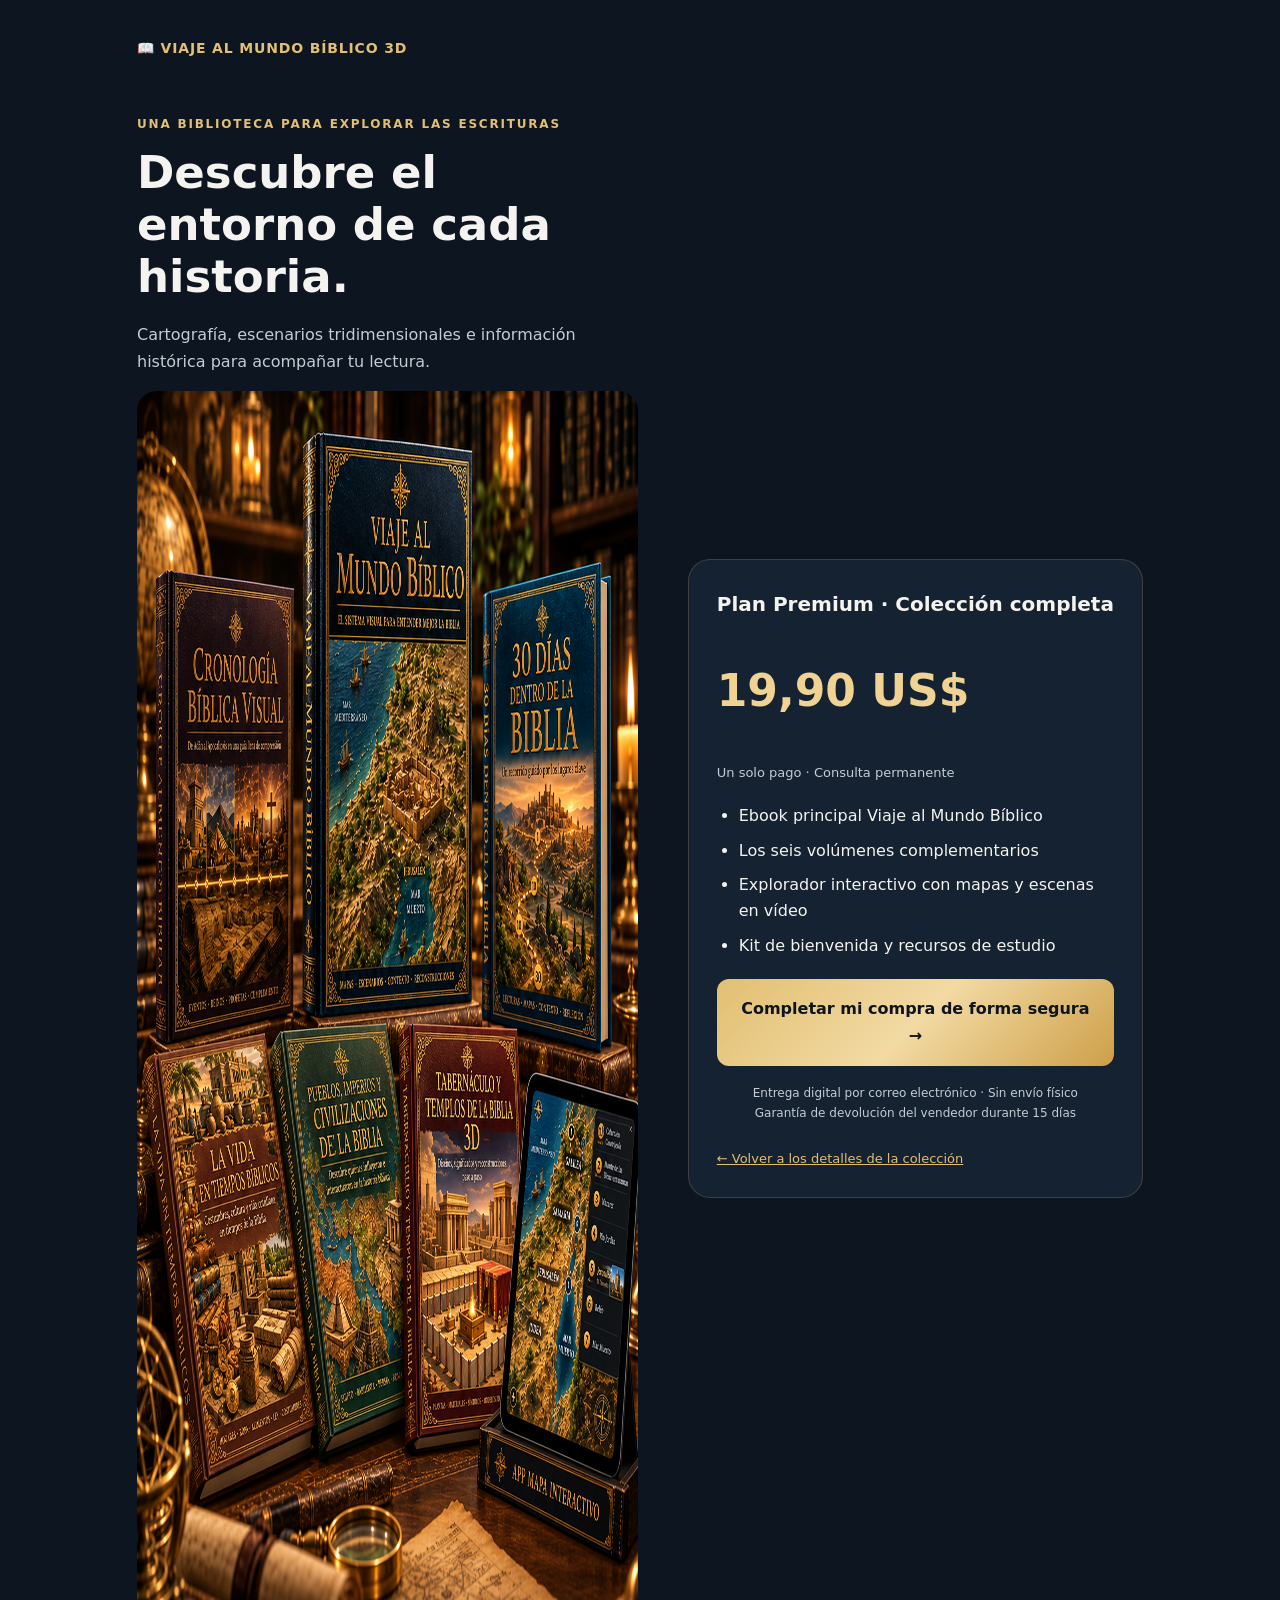
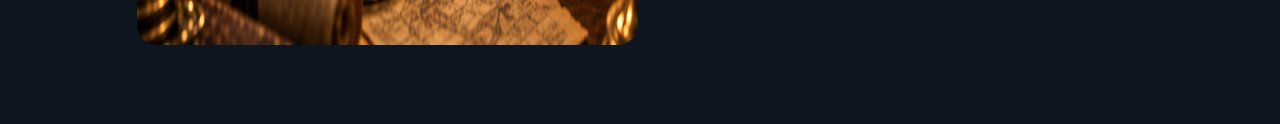
<file: checkout.html>
<!doctype html>
<html lang="es-ES">
<head>
  <meta charset="utf-8">
  <meta name="viewport" content="width=device-width,initial-scale=1">
  <title>Tu acceso | Viaje al Mundo Bíblico 3D</title>
  <meta name="description" content="Accede a una biblioteca visual de estudio con seis complementos, explorador digital y un único pago.">
  <style>
    *{box-sizing:border-box}body{margin:0;background:#0c1520;color:#f5f3ef;font:16px/1.65 system-ui,sans-serif}a{color:#e2bf72}main{max-width:1050px;margin:auto;padding:35px 22px 70px}.brand{font-weight:800;letter-spacing:.06em;text-decoration:none;font-size:14px}.layout{display:grid;grid-template-columns:1.1fr 1fr;gap:50px;align-items:center;margin-top:42px}.eyebrow{color:#e2bf72;letter-spacing:.15em;font-size:12px;font-weight:700}h1{font-size:clamp(30px,5vw,45px);line-height:1.15;margin:12px 0 20px}.muted{color:#c5ccd3}.product{width:100%;border-radius:20px}aside{background:#152231;border:1px solid #e2bf7233;border-radius:22px;padding:28px}h2{font-size:20px;margin-top:0}.price{font-size:44px;font-weight:800;color:#f0d393;line-height:1.2}.once{font-size:13px;color:#c5ccd3}ul{padding-left:22px}li{padding:4px 0}button{font:inherit;font-weight:800;cursor:pointer;width:100%;background:linear-gradient(135deg,#e2bf72,#f2daa3,#ce9f48);color:#0c1520;border:0;border-radius:12px;padding:17px}button:focus-visible,a:focus-visible{outline:3px solid #f0d393;outline-offset:4px}.notice{padding:16px;border:1px solid #e2bf7244;background:#0c1520;border-radius:10px;font-size:14px;margin-top:18px}.trust{font-size:12px;text-align:center;color:#c5ccd3;margin-top:18px}.links{display:flex;gap:20px;flex-wrap:wrap;font-size:13px;margin-top:24px}[hidden]{display:none!important}@media(max-width:720px){.layout{grid-template-columns:1fr;gap:25px;margin-top:26px}.product{max-width:390px;display:block;margin:auto}aside{padding:24px}}
    @media(max-width:720px){main{padding:24px 16px 40px}.brand{display:inline-block;min-height:44px;font-size:12px}.layout{display:flex;flex-direction:column;gap:24px;margin-top:20px}.layout>section{display:contents}.eyebrow{order:0;margin:0}h1{order:1;font-size:32px;margin:0}.layout>section>.muted{order:2;margin:0}.layout>aside{order:3;width:100%;padding:24px 18px}.layout>section>.product{order:4;max-width:340px}.price{font-size:44px;overflow-wrap:anywhere}.links a{padding:10px 0;min-height:44px}button{min-height:52px;padding:16px;font-size:16px}.notice{overflow-wrap:anywhere}}
  </style>
<meta name="robots" content="noindex, nofollow"><!-- Meta Pixel Code -->
<script>
!function(f,b,e,v,n,t,s)
{if(f.fbq)return;n=f.fbq=function(){n.callMethod?
n.callMethod.apply(n,arguments):n.queue.push(arguments)};
if(!f._fbq)f._fbq=n;n.push=n;n.loaded=!0;n.version='2.0';
n.queue=[];t=b.createElement(e);t.async=!0;
t.src=v;s=b.getElementsByTagName(e)[0];
s.parentNode.insertBefore(t,s)}(window, document,'script',
'https://connect.facebook.net/en_US/fbevents.js');
fbq('init', '1835494877487900');
fbq('track', 'PageView');
</script>
<!-- End Meta Pixel Code -->
</head>
<body>
<noscript><img height="1" width="1" style="display:none"
src="https://www.facebook.com/tr?id=1835494877487900&ev=PageView&noscript=1"
/></noscript>

<main>
  <a class="brand" href="index.html">📖 VIAJE AL MUNDO BÍBLICO 3D</a>
  <div class="layout">
    <section>
      <p class="eyebrow">UNA BIBLIOTECA PARA EXPLORAR LAS ESCRITURAS</p>
      <h1>Descubre el entorno de cada historia.</h1>
      <p class="muted">Cartografía, escenarios tridimensionales e información histórica para acompañar tu lectura.</p>
      <img loading="lazy" decoding="async" class="product" src="imagem-01.png" alt="Vista de los volúmenes de la biblioteca bíblica" width="1254" height="1254">
    </section>
    <aside>
      <h2>Tu biblioteca incluye</h2>
      <p class="price" id="price">US$ 19,90</p>
      <p class="once">Un solo pago · Consulta permanente</p>
      <ul>
        <li>Más de 300 páginas ilustradas en PDF</li>
        <li>Más de 100 mapas, itinerarios y escenarios</li>
        <li>Nueve etapas desde los primeros relatos hasta Pablo</li>
        <li>Seis volúmenes complementarios sin coste extra</li>
        <li>Explorador cartográfico con recreaciones en vídeo</li>
        <li>Recursos imprimibles para tu estudio y tus clases</li>
      </ul>
      <button type="button" id="pay" hidden>Completar mi compra de forma segura →</button>
      <div class="notice" id="status" role="status">Estamos preparando el acceso al pago. La compra en línea todavía no está habilitada.</div>
      <p class="trust">Entrega digital por correo electrónico · Sin envío físico<br>Garantía de devolución del vendedor durante 15 días</p>
      <div class="links" id="links"><a href="index.html#comprar">← Volver a los detalles de la colección</a></div>
    </aside>
  </div>
</main>
<script src="config.js"></script>
<script src="checkout.js"></script>
</body>
</html>
</file>
